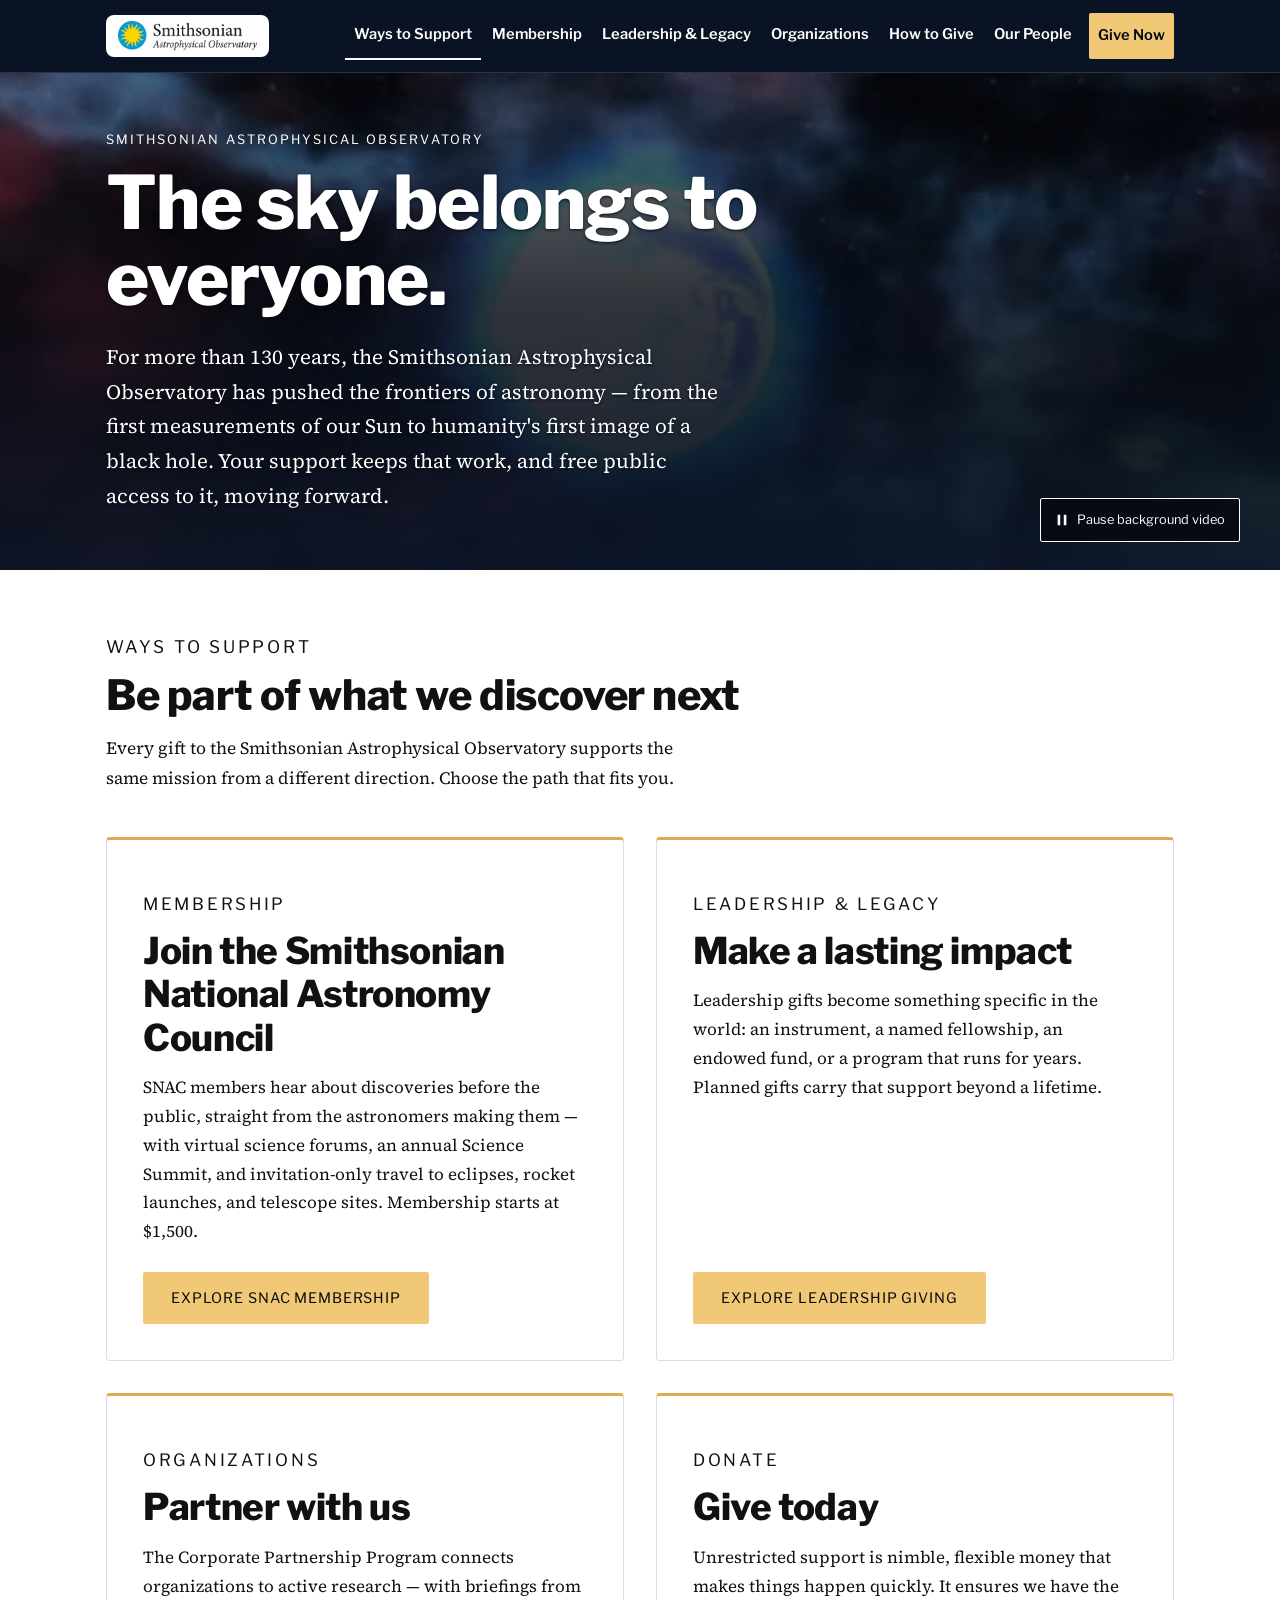
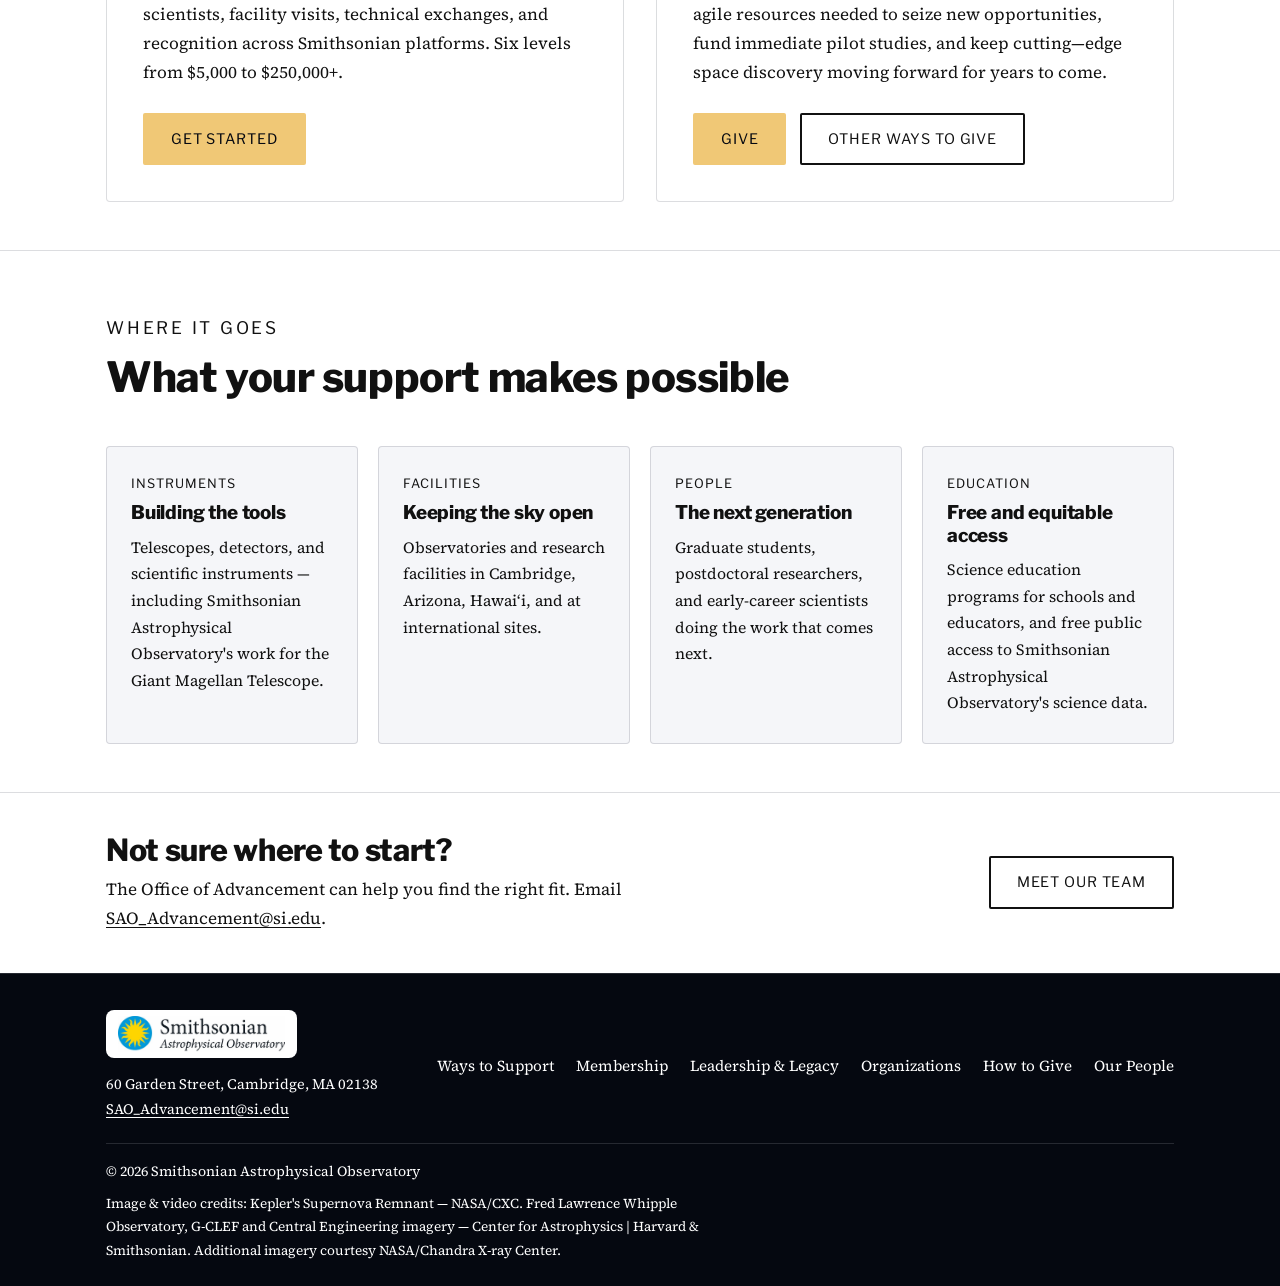
<file: index.html>
<!DOCTYPE html>
<html lang="en">
<head>
<meta charset="UTF-8">
<meta name="viewport" content="width=device-width, initial-scale=1">
<title>Support the Smithsonian Astrophysical Observatory</title>
<meta name="description" content="Ways to support the Smithsonian Astrophysical Observatory: join SNAC, make a gift, give at the leadership level, or partner with us as an organization.">
<meta property="og:title" content="Support the Smithsonian Astrophysical Observatory">
<meta property="og:description" content="Ways to support the Smithsonian Astrophysical Observatory: join SNAC, make a gift, give at the leadership level, or partner with us as an organization.">
<meta property="og:type" content="website">
<meta property="og:image" content="assets/images/hero-poster.jpg">
<meta name="twitter:card" content="summary_large_image">
<meta name="theme-color" content="#0b1424">
<link rel="icon" href="assets/favicon.svg" type="image/svg+xml">
<link rel="preload" href="assets/fonts/libre-franklin-latin-800-normal.woff2" as="font" type="font/woff2" crossorigin>
<link rel="preload" href="assets/fonts/source-serif-4-latin-400-normal.woff2" as="font" type="font/woff2" crossorigin>
<link rel="stylesheet" href="assets/css/site.css?v=20261113">
<script>document.documentElement.classList.add('js');</script>
</head>
<body>
<a class="skip-link" href="#main">Skip to main content</a>

<header class="site-header">
  <div class="wrap">
    <a class="brand" href="https://sao.si.edu"><img src="assets/images/logo.jpg" alt="Smithsonian Astrophysical Observatory — visit sao.si.edu" width="139" height="30"></a>
    <button type="button" class="menu-toggle" aria-expanded="false" aria-controls="primary-nav"><span class="bars" aria-hidden="true"></span>Menu</button>
    <nav class="primary-nav" id="primary-nav" aria-label="Main">
      <ul>
        <li><a href="index.html" aria-current="page">Ways to Support</a></li>
        <li><a href="membership.html">Membership</a></li>
        <li><a href="leadership-legacy.html">Leadership &amp; Legacy</a></li>
        <li><a href="organizations.html">Organizations</a></li>
        <li><a href="ways-to-give.html">How to Give</a></li>
        <li><a href="our-people.html">Our People</a></li>
        <li><a class="nav-give" href="https://www.cfa.harvard.edu/?form=FUNGQVTAAKL">Give Now</a></li>
      </ul>
    </nav>
  </div>
</header>

<main id="main" class="light-main" tabindex="-1">
<section class="hero" aria-labelledby="hero-title" style="background-image:url('assets/images/hero-poster.jpg');">
  <video muted loop playsinline preload="metadata" poster="assets/images/hero-poster.jpg" aria-hidden="true" tabindex="-1">
    <source src="assets/video/ambient-loop.mp4" type="video/mp4">
  </video>
  <div class="wrap">
    <p class="eyebrow">Smithsonian Astrophysical Observatory</p>
    <h1 id="hero-title">The sky belongs to <em>everyone.</em></h1>
    <p class="lede">For more than 130 years, the Smithsonian Astrophysical Observatory has pushed the frontiers of astronomy — from the first measurements of our Sun to humanity's first image of a black hole. Your support keeps that work, and free public access to it, moving forward.</p>
  </div>
  <button type="button" class="video-toggle" aria-pressed="false"><svg viewBox="0 0 16 16" aria-hidden="true" focusable="false"><path d="M3 2l11 6-11 6z"/></svg><span class="label">Play background video</span></button>
</section>

<section class="section light" aria-labelledby="ways-title">
  <div class="wrap">
    <div class="section-head">
      <p class="eyebrow">Ways to support</p>
      <h2 id="ways-title">Be part of what we discover next</h2>
      <p>Every gift to the Smithsonian Astrophysical Observatory supports the same mission from a different direction. Choose the path that fits you.</p>
    </div>

    <div class="features features-grid">

      <article class="feature" aria-labelledby="f-snac">
        <div class="feature-body">
          <p class="eyebrow">Membership</p>
          <h2 id="f-snac">Join the Smithsonian National Astronomy Council</h2>
          <p>SNAC members hear about discoveries before the public, straight from the astronomers making them — with virtual science forums, an annual Science Summit, and invitation-only travel to eclipses, rocket launches, and telescope sites. Membership starts at $1,500.</p>
          <div class="actions">
            <a class="btn btn-gold" href="membership.html">Explore SNAC membership</a>
          </div>
        </div>
      </article>

      <article class="feature" aria-labelledby="f-lead">
        <div class="feature-body">
          <p class="eyebrow">Leadership &amp; legacy</p>
          <h2 id="f-lead">Make a lasting impact</h2>
          <p>Leadership gifts become something specific in the world: an instrument, a named fellowship, an endowed fund, or a program that runs for years. Planned gifts carry that support beyond a lifetime.</p>
          <div class="actions">
            <a class="btn btn-gold" href="leadership-legacy.html">Explore leadership giving</a>
          </div>
        </div>
      </article>

      <article class="feature" aria-labelledby="f-corp">
        <div class="feature-body">
          <p class="eyebrow">Organizations</p>
          <h2 id="f-corp">Partner with us</h2>
          <p>The Corporate Partnership Program connects organizations to active research — with briefings from scientists, facility visits, technical exchanges, and recognition across Smithsonian platforms. Six levels from $5,000 to $250,000+.</p>
          <div class="actions">
            <a class="btn btn-gold" href="organizations.html">Get started</a>
          </div>
        </div>
      </article>

      <article class="feature" aria-labelledby="f-give">
        <div class="feature-body">
          <p class="eyebrow">Donate</p>
          <h2 id="f-give">Give today</h2>
          <p>Unrestricted support is nimble, flexible money that makes things happen quickly. It ensures we have the agile resources needed to seize new opportunities, fund immediate pilot studies, and keep cutting—edge space discovery moving forward for years to come.</p>
          <div class="actions">
            <a class="btn btn-gold" href="https://www.cfa.harvard.edu/?form=FUNGQVTAAKL">Give</a>
            <a class="btn btn-ghost" href="ways-to-give.html">Other ways to give</a>
          </div>
        </div>
      </article>

    </div>
  </div>
</section>

<section class="section light" aria-labelledby="impact-title">
  <div class="wrap">
    <div class="section-head">
      <p class="eyebrow">Where it goes</p>
      <h2 id="impact-title">What your support makes possible</h2>
    </div>
    <ul class="cards">
      <li class="card"><span class="label">Instruments</span><h3>Building the tools</h3><p>Telescopes, detectors, and scientific instruments — including Smithsonian Astrophysical Observatory's work for the Giant Magellan Telescope.</p></li>
      <li class="card"><span class="label">Facilities</span><h3>Keeping the sky open</h3><p>Observatories and research facilities in Cambridge, Arizona, Hawaiʻi, and at international sites.</p></li>
      <li class="card"><span class="label">People</span><h3>The next generation</h3><p>Graduate students, postdoctoral researchers, and early-career scientists doing the work that comes next.</p></li>
      <li class="card"><span class="label">Education</span><h3>Free and equitable access</h3><p>Science education programs for schools and educators, and free public access to Smithsonian Astrophysical Observatory's science data.</p></li>
    </ul>
  </div>
</section>

<section class="cta-band light" aria-labelledby="talk-title">
  <div class="wrap">
    <div>
      <h2 id="talk-title">Not sure where to start?</h2>
      <p>The Office of Advancement can help you find the right fit. Email <a href="mailto:SAO_Advancement@si.edu">SAO_Advancement@si.edu</a>.</p>
    </div>
    <div class="actions" style="margin-top:0;">
      <a class="btn btn-ghost" href="our-people.html">Meet our team</a>
    </div>
  </div>
</section>
</main>

<footer class="site-footer">
  <div class="wrap">
    <div class="foot-top">
      <div class="foot-brand">
        <a class="brand" href="https://sao.si.edu"><img src="assets/images/logo.jpg" alt="Smithsonian Astrophysical Observatory — visit sao.si.edu" width="167" height="36"></a>
        <address>
          60 Garden Street, Cambridge, MA 02138<br>
          <a href="mailto:SAO_Advancement@si.edu">SAO_Advancement@si.edu</a>
        </address>
      </div>
      <nav class="foot-nav" aria-label="Support">
        <h2 class="sr-only">Support</h2>
        <ul>
          <li><a href="index.html">Ways to Support</a></li>
          <li><a href="membership.html">Membership</a></li>
          <li><a href="leadership-legacy.html">Leadership &amp; Legacy</a></li>
          <li><a href="organizations.html">Organizations</a></li>
          <li><a href="ways-to-give.html">How to Give</a></li>
          <li><a href="our-people.html">Our People</a></li>
        </ul>
      </nav>
    </div>
    <div class="foot-bottom">
      <p>&copy; 2026 Smithsonian Astrophysical Observatory</p>
    </div>
    <p class="credits">Image &amp; video credits: Kepler's Supernova Remnant — NASA/CXC. Fred Lawrence Whipple Observatory, G-CLEF and Central Engineering imagery — Center for Astrophysics | Harvard &amp; Smithsonian. Additional imagery courtesy NASA/Chandra X-ray Center.</p>
  </div>
</footer>

<script src="assets/js/site.js?v=20261112" defer></script>
</body>
</html>
</file>
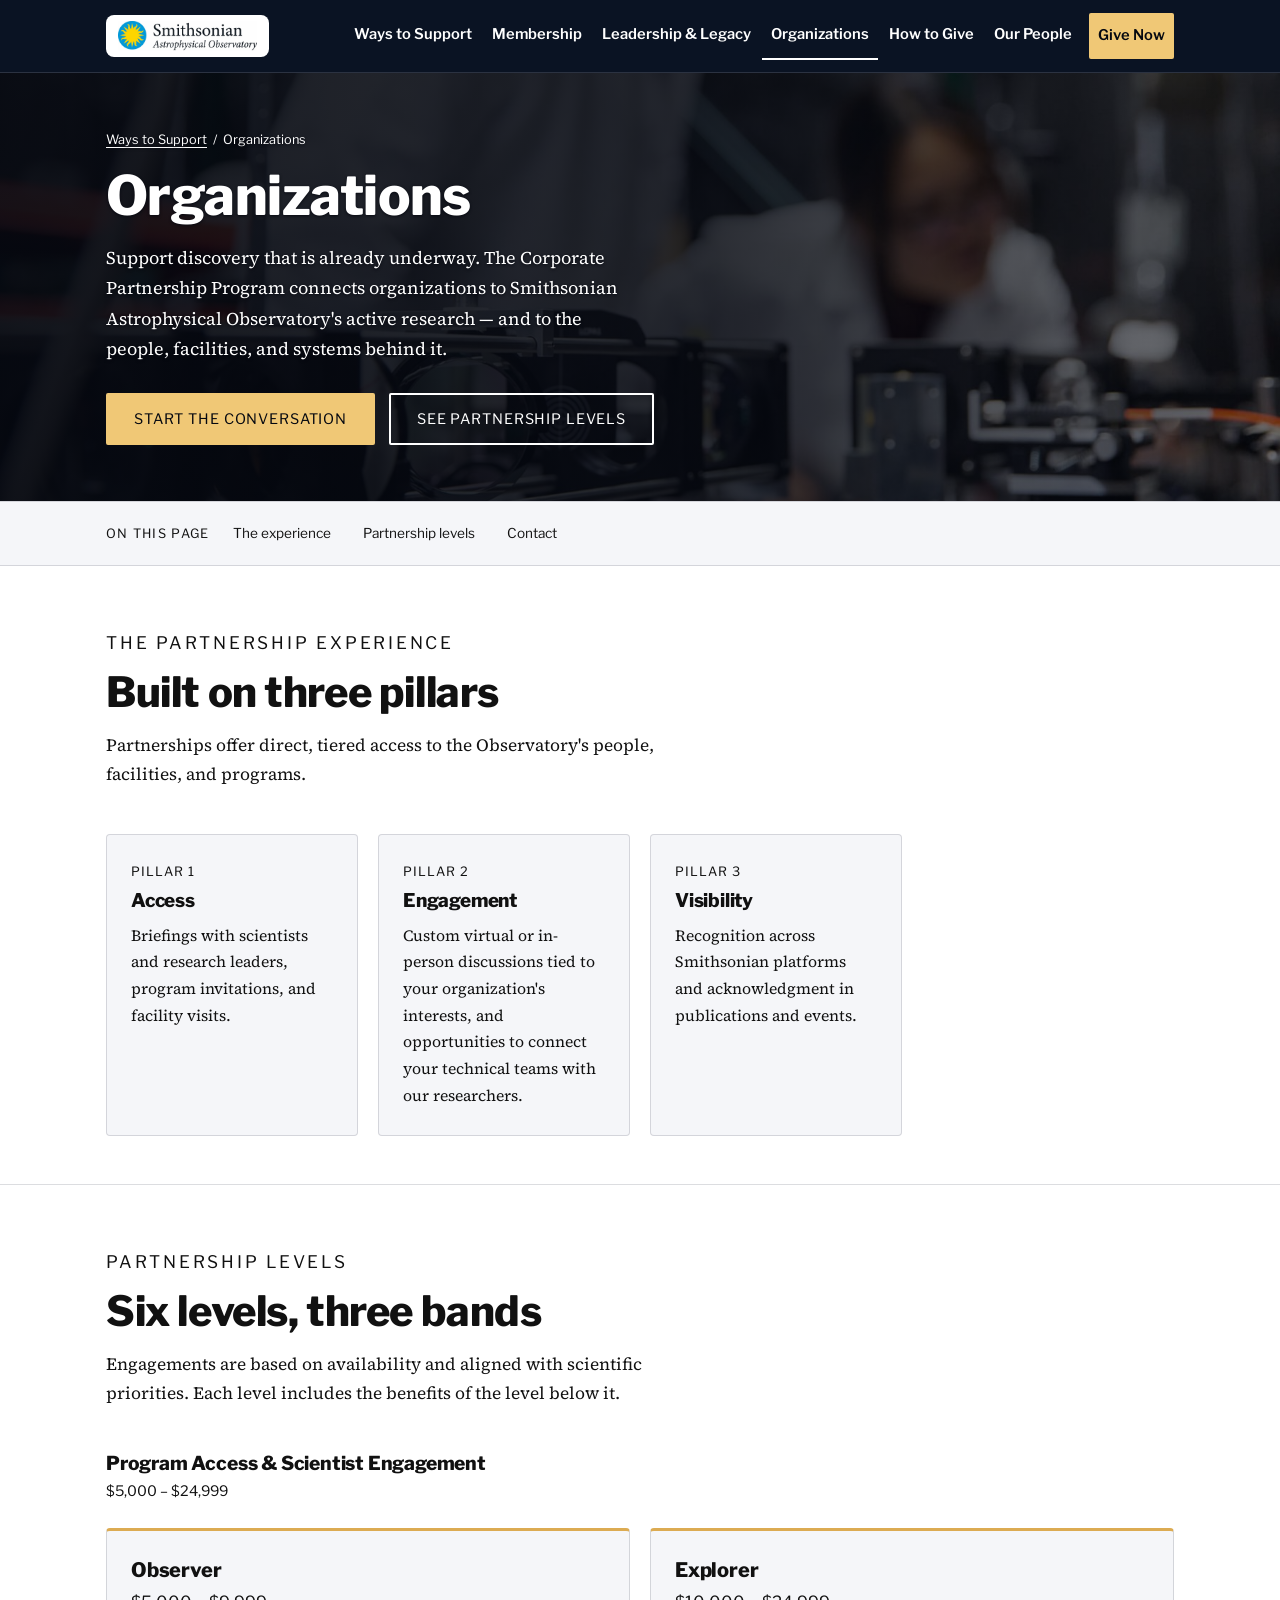
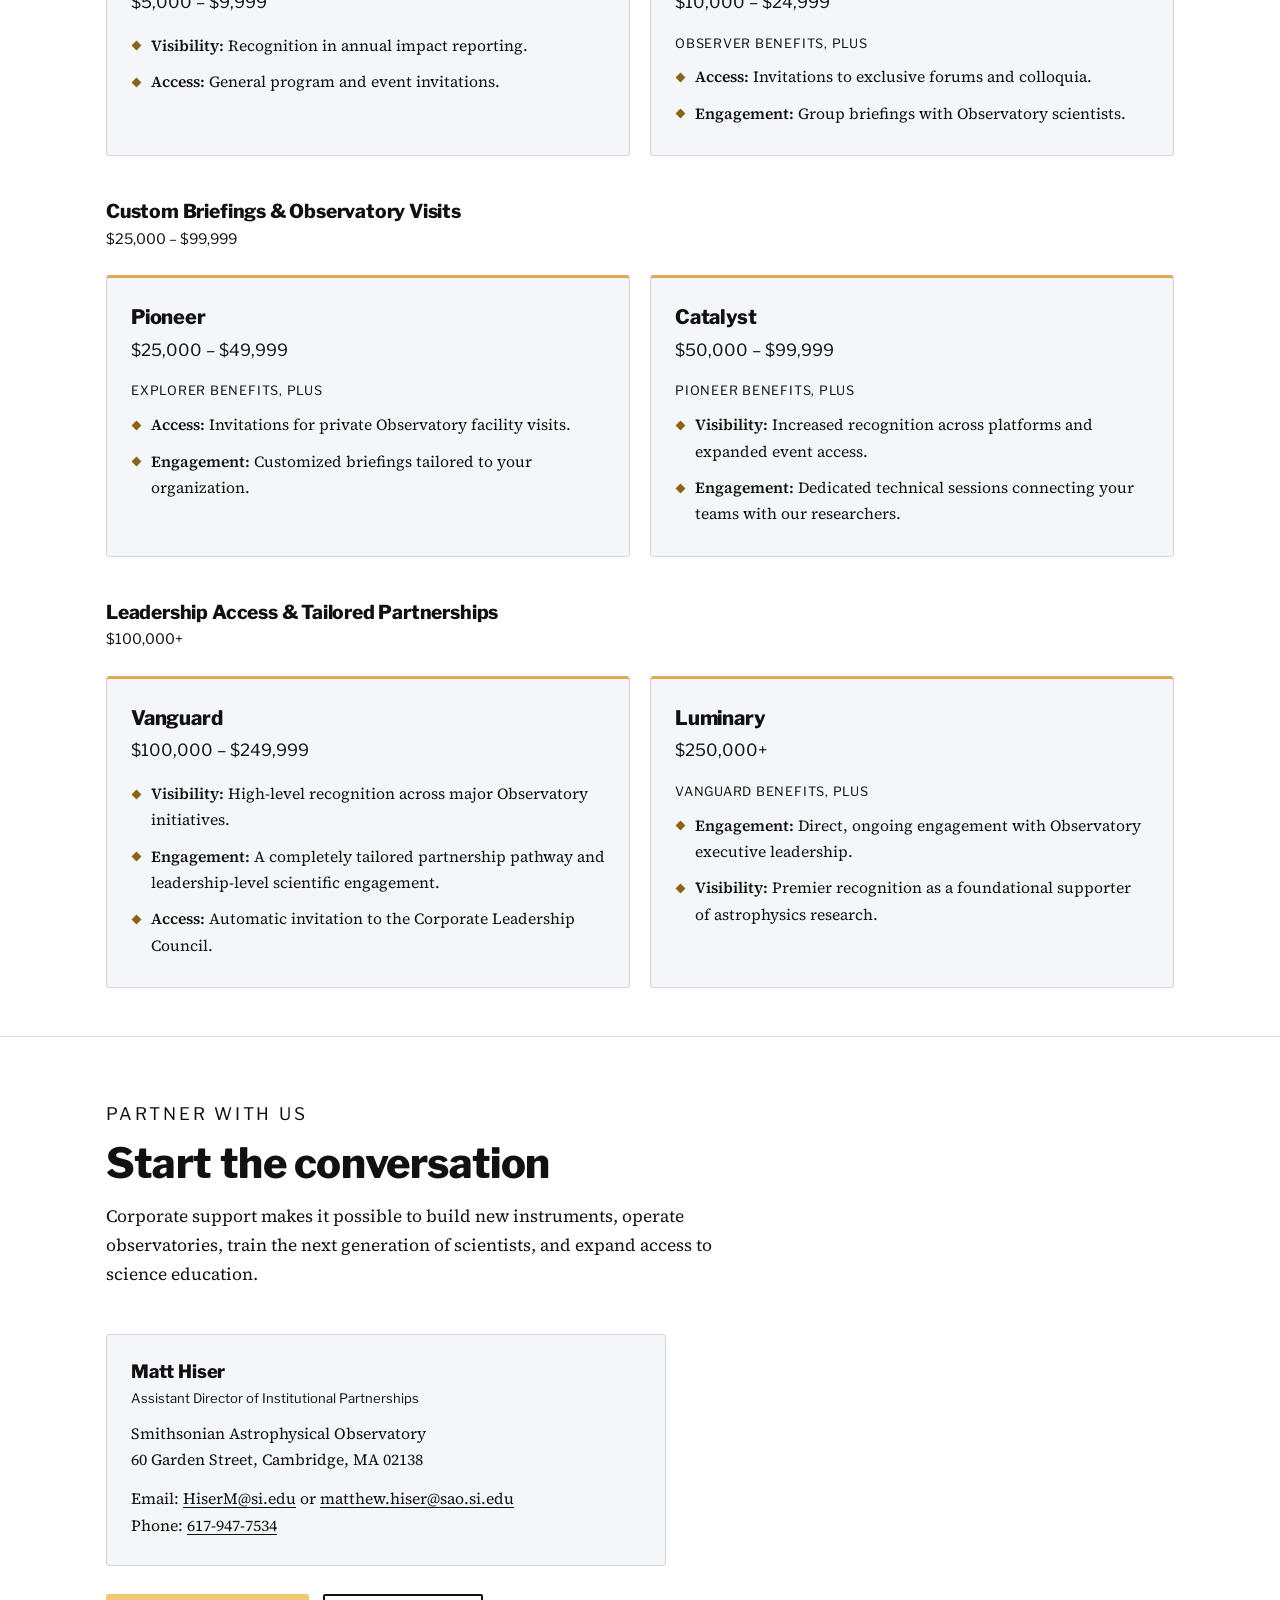
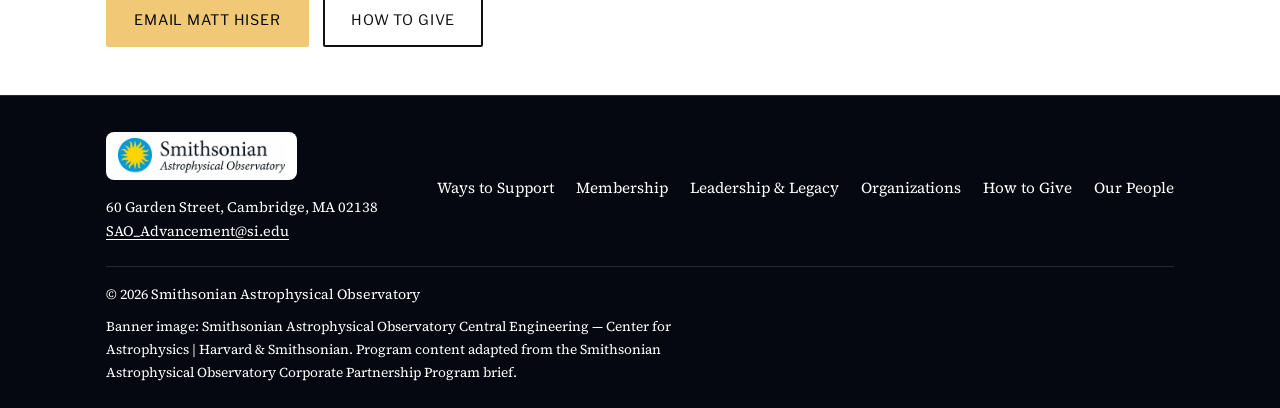
<file: giving-corporate.html>
<!DOCTYPE html>
<html lang="en">
<head>
<meta charset="UTF-8">
<meta name="viewport" content="width=device-width, initial-scale=1">
<title>Corporate Partnership — Smithsonian Astrophysical Observatory</title>
<meta http-equiv="refresh" content="0; url=organizations.html">
<link rel="canonical" href="organizations.html">
<link rel="icon" href="assets/favicon.svg" type="image/svg+xml">
<link rel="stylesheet" href="assets/css/site.css">
</head>
<body>
<main id="main" class="section">
  <div class="wrap">
    <h1>Corporate Partnership has moved</h1>
    <p style="margin-top:16px;">This page is now <a href="organizations.html">Organizations</a>.</p>
  </div>
</main>
</body>
</html>
</file>
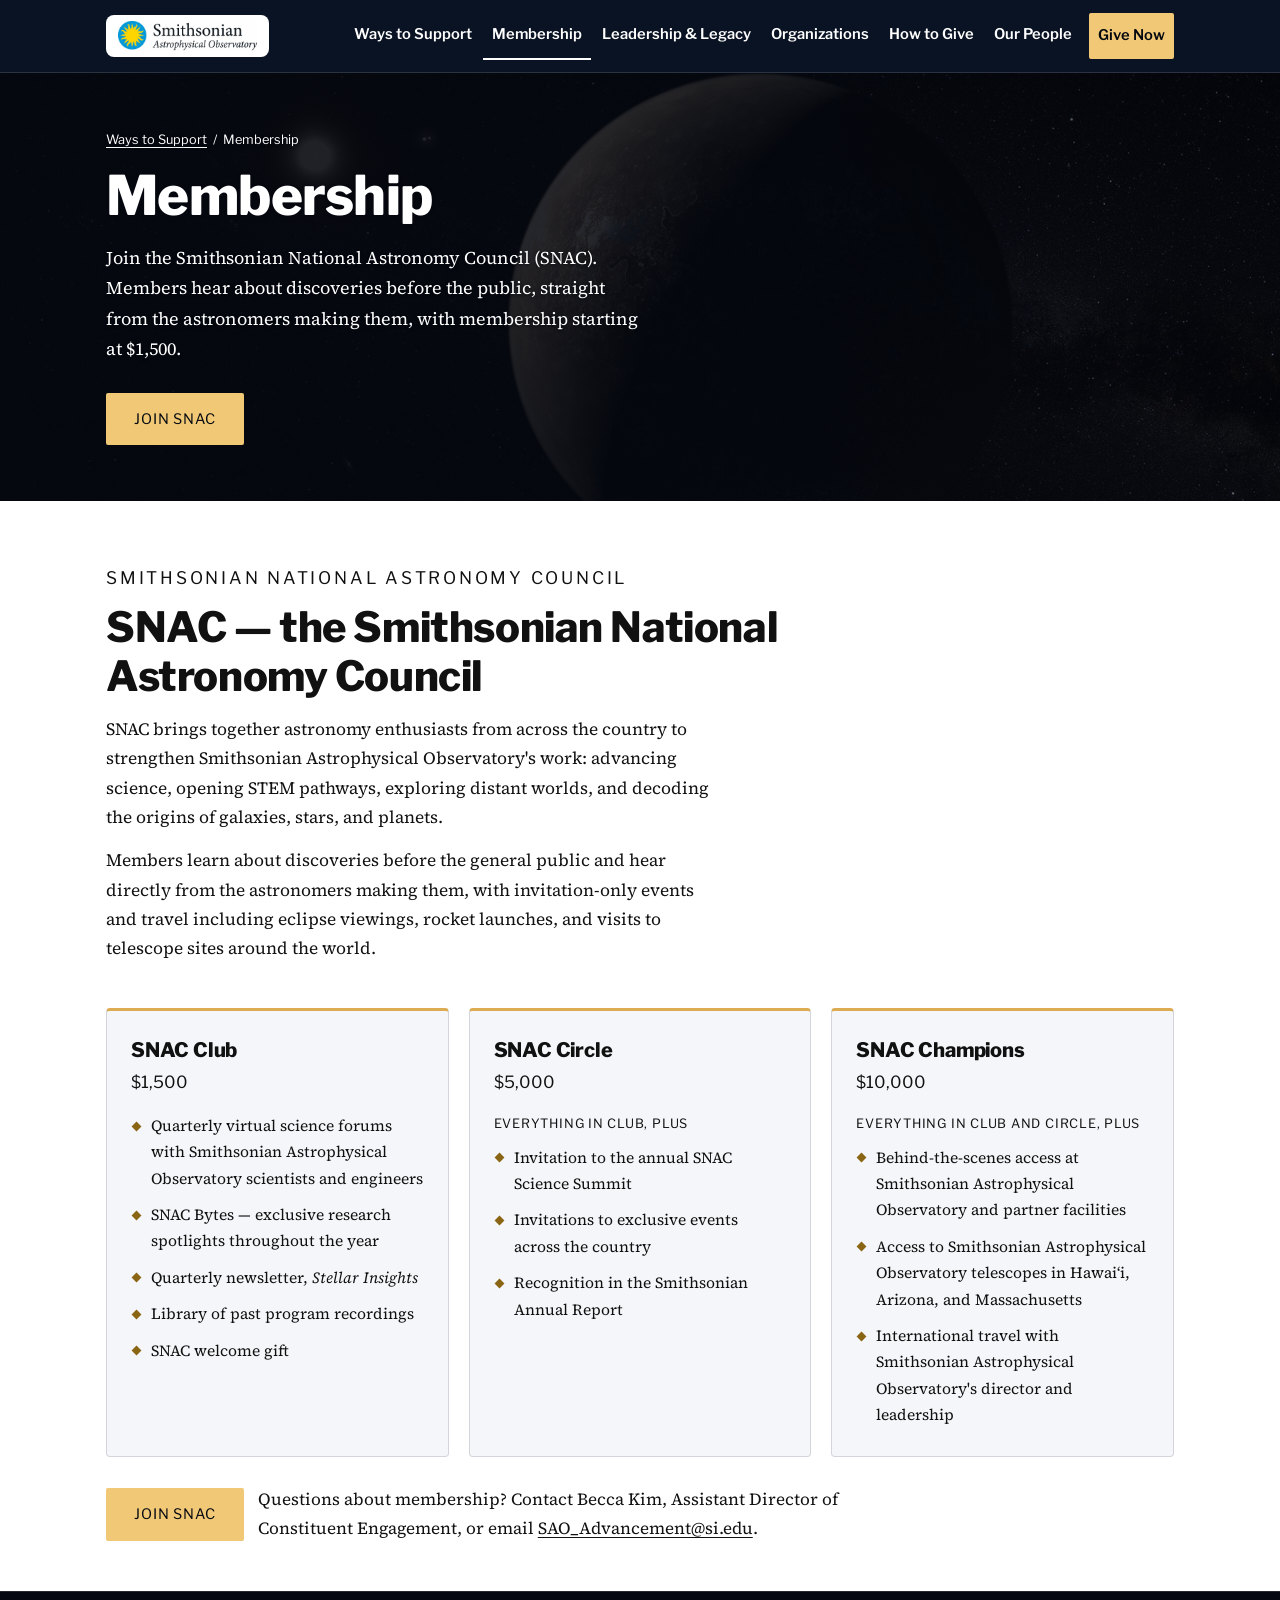
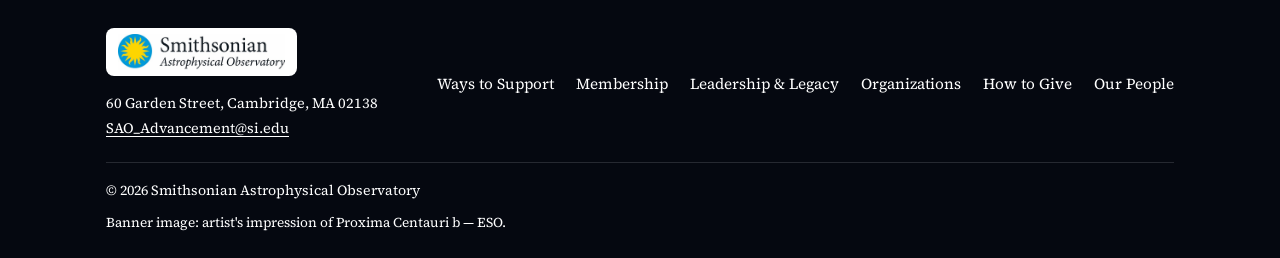
<file: giving-individual.html>
<!DOCTYPE html>
<html lang="en">
<head>
<meta charset="UTF-8">
<meta name="viewport" content="width=device-width, initial-scale=1">
<title>Individual Giving — Smithsonian Astrophysical Observatory</title>
<meta http-equiv="refresh" content="0; url=membership.html">
<link rel="canonical" href="membership.html">
<link rel="icon" href="assets/favicon.svg" type="image/svg+xml">
<link rel="stylesheet" href="assets/css/site.css">
</head>
<body>
<main id="main" class="section">
  <div class="wrap">
    <h1>Individual Giving has moved</h1>
    <p style="margin-top:16px;">This page is now <a href="membership.html">Membership</a>.</p>
  </div>
</main>
</body>
</html>
</file>
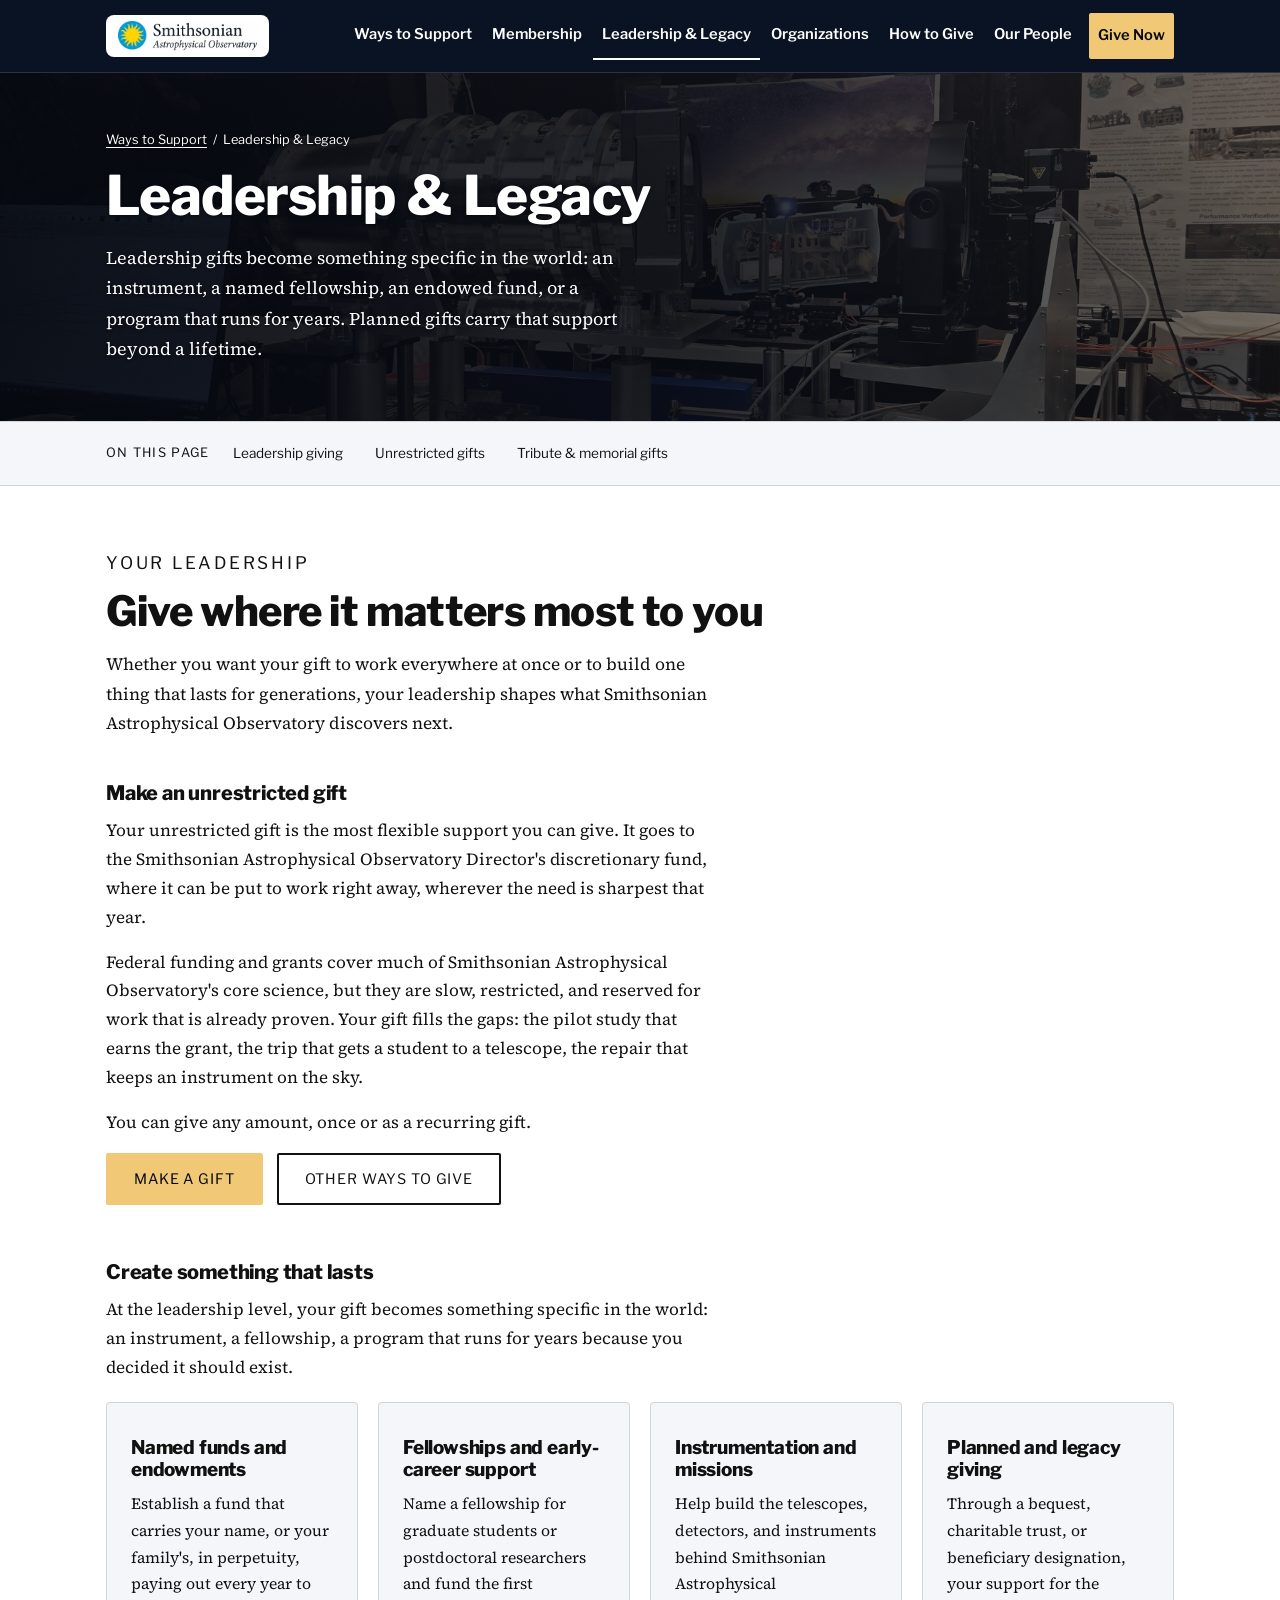
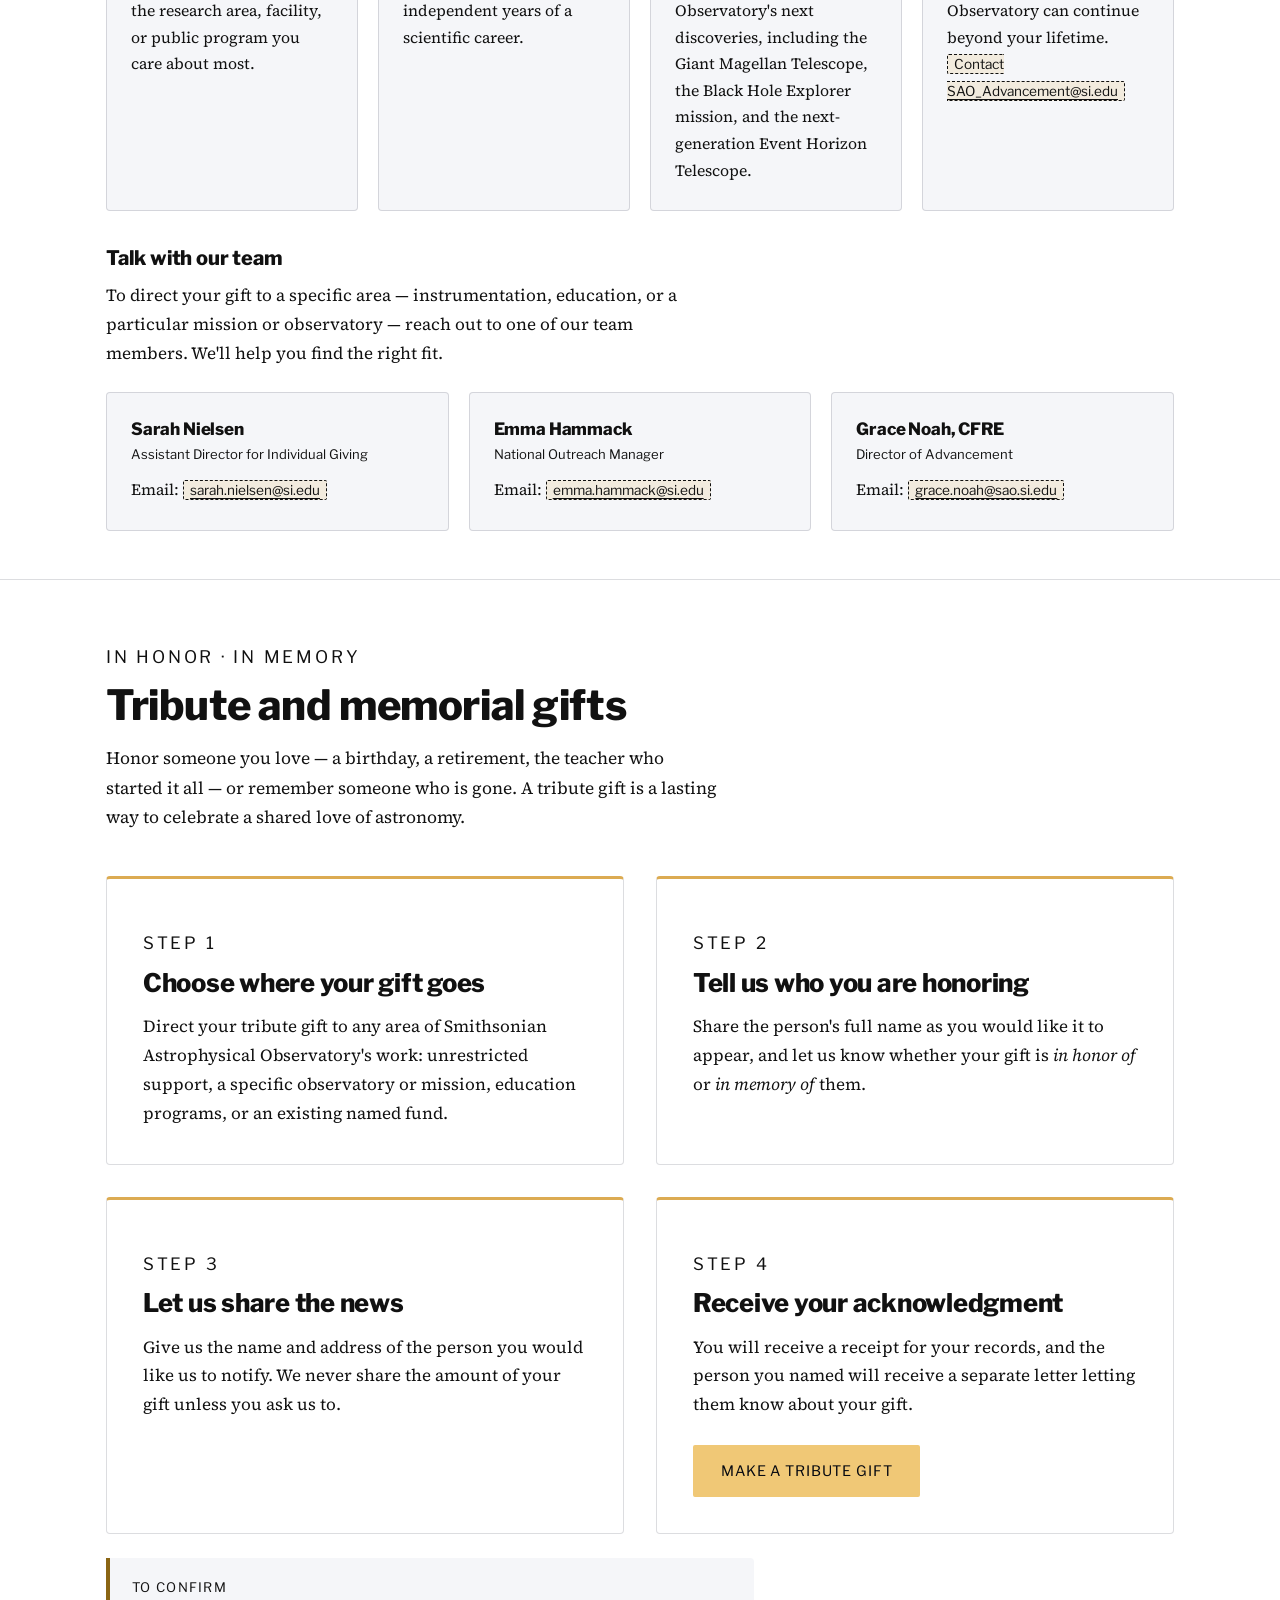
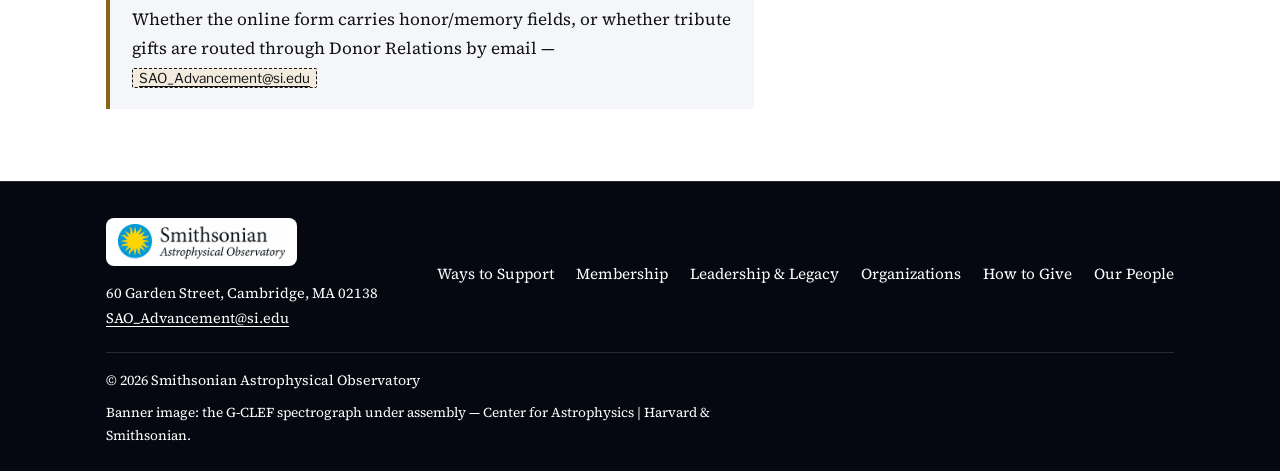
<file: leadership-legacy.html>
<!DOCTYPE html>
<html lang="en">
<head>
<meta charset="UTF-8">
<meta name="viewport" content="width=device-width, initial-scale=1">
<title>Leadership &amp; Legacy — Smithsonian Astrophysical Observatory</title>
<meta name="description" content="Unrestricted giving, major and leadership gifts, planned giving, and tribute and memorial gifts to the Smithsonian Astrophysical Observatory.">
<meta property="og:title" content="Leadership &amp; Legacy — Smithsonian Astrophysical Observatory">
<meta property="og:description" content="Unrestricted giving, major and leadership gifts, planned giving, and tribute and memorial gifts to the Smithsonian Astrophysical Observatory.">
<meta property="og:type" content="website">
<meta property="og:image" content="assets/images/gclef-instrument.jpg">
<meta name="twitter:card" content="summary_large_image">
<meta name="theme-color" content="#0b1424">
<link rel="icon" href="assets/favicon.svg" type="image/svg+xml">
<link rel="preload" href="assets/fonts/libre-franklin-latin-800-normal.woff2" as="font" type="font/woff2" crossorigin>
<link rel="preload" href="assets/fonts/source-serif-4-latin-400-normal.woff2" as="font" type="font/woff2" crossorigin>
<link rel="stylesheet" href="assets/css/site.css?v=20261113">
<script>document.documentElement.classList.add('js');</script>
</head>
<body>
<a class="skip-link" href="#main">Skip to main content</a>

<header class="site-header">
  <div class="wrap">
    <a class="brand" href="https://sao.si.edu"><img src="assets/images/logo.jpg" alt="Smithsonian Astrophysical Observatory — visit sao.si.edu" width="139" height="30"></a>
    <button type="button" class="menu-toggle" aria-expanded="false" aria-controls="primary-nav"><span class="bars" aria-hidden="true"></span>Menu</button>
    <nav class="primary-nav" id="primary-nav" aria-label="Main">
      <ul>
        <li><a href="index.html">Ways to Support</a></li>
        <li><a href="membership.html">Membership</a></li>
        <li><a href="leadership-legacy.html" aria-current="page">Leadership &amp; Legacy</a></li>
        <li><a href="organizations.html">Organizations</a></li>
        <li><a href="ways-to-give.html">How to Give</a></li>
        <li><a href="our-people.html">Our People</a></li>
        <li><a class="nav-give" href="https://www.cfa.harvard.edu/?form=FUNGQVTAAKL">Give Now</a></li>
      </ul>
    </nav>
  </div>
</header>

<main id="main" class="light-main" tabindex="-1">
<section class="banner" aria-labelledby="page-title" style="background-image:url('assets/images/gclef-instrument.jpg');">
  <div class="wrap">
    <nav class="breadcrumb" aria-label="Breadcrumb">
      <ol>
        <li><a href="index.html">Ways to Support</a></li>
        <li><span aria-current="page">Leadership &amp; Legacy</span></li>
      </ol>
    </nav>
    <h1 id="page-title">Leadership &amp; Legacy</h1>
    <p class="lede">Leadership gifts become something specific in the world: an instrument, a named fellowship, an endowed fund, or a program that runs for years. Planned gifts carry that support beyond a lifetime.</p>
  </div>
</section>

<nav class="jump light" aria-label="On this page">
  <div class="wrap">
    <p class="jump-label">On this page</p>
    <ul>
      <li><a href="#leadership">Leadership giving</a></li>
      <li><a href="#annual">Unrestricted gifts</a></li>
      <li><a href="#tribute">Tribute &amp; memorial gifts</a></li>
    </ul>
  </div>
</nav>

<section class="section light" id="leadership" aria-labelledby="lead-title">
  <div class="wrap">
    <div class="section-head">
      <p class="eyebrow">Your leadership</p>
      <h2 id="lead-title">Give where it matters most to you</h2>
      <p>Whether you want your gift to work everywhere at once or to build one thing that lasts for generations, your leadership shapes what Smithsonian Astrophysical Observatory discovers next.</p>
    </div>

    <h3 class="sub" id="annual" style="margin-top:0;">Make an unrestricted gift</h3>
    <div class="prose">
      <p>Your unrestricted gift is the most flexible support you can give. It goes to the Smithsonian Astrophysical Observatory Director's discretionary fund, where it can be put to work right away, wherever the need is sharpest that year.</p>
      <p>Federal funding and grants cover much of Smithsonian Astrophysical Observatory's core science, but they are slow, restricted, and reserved for work that is already proven. Your gift fills the gaps: the pilot study that earns the grant, the trip that gets a student to a telescope, the repair that keeps an instrument on the sky.</p>
      <p>You can give any amount, once or as a recurring gift.</p>
    </div>
    <div class="actions" style="margin-top:8px;">
      <a class="btn btn-gold" href="https://www.cfa.harvard.edu/?form=FUNMQHMYZAC">Make a gift</a>
      <a class="btn btn-ghost" href="ways-to-give.html">Other ways to give</a>
    </div>

    <h3 class="sub" style="margin-top:56px;">Create something that lasts</h3>
    <div class="prose"><p>At the leadership level, your gift becomes something specific in the world: an instrument, a fellowship, a program that runs for years because you decided it should exist.</p></div>
    <ul class="cards" style="margin-top:20px;">
      <li class="card"><h3>Named funds and endowments</h3><p>Establish a fund that carries your name, or your family's, in perpetuity, paying out every year to the research area, facility, or public program you care about most.</p></li>
      <li class="card"><h3>Fellowships and early-career support</h3><p>Name a fellowship for graduate students or postdoctoral researchers and fund the first independent years of a scientific career.</p></li>
      <li class="card"><h3>Instrumentation and missions</h3><p>Help build the telescopes, detectors, and instruments behind Smithsonian Astrophysical Observatory's next discoveries, including the Giant Magellan Telescope, the Black Hole Explorer mission, and the next-generation Event Horizon Telescope.</p></li>
      <li class="card"><h3>Planned and legacy giving</h3><p>Through a bequest, charitable trust, or beneficiary designation, your support for the Observatory can continue beyond your lifetime. <span class="tbd">Contact <a href="mailto:SAO_Advancement@si.edu">SAO_Advancement@si.edu</a></span></p></li>
    </ul>

    <h3 class="sub">Talk with our team</h3>
    <p style="color:var(--ink-dim);">To direct your gift to a specific area — instrumentation, education, or a particular mission or observatory — reach out to one of our team members. We'll help you find the right fit.</p>
    <ul class="contacts">
      <li class="contact">
        <h4>Sarah Nielsen</h4>
        <p class="role">Assistant Director for Individual Giving</p>
        <p>Email: <span class="tbd"><a href="mailto:sarah.nielsen@si.edu">sarah.nielsen@si.edu</a></span></p>
      </li>
      <li class="contact">
        <h4>Emma Hammack</h4>
        <p class="role">National Outreach Manager</p>
        <p>Email: <span class="tbd"><a href="mailto:emma.hammack@si.edu">emma.hammack@si.edu</a></span></p>
      </li>
      <li class="contact">
        <h4>Grace Noah, CFRE</h4>
        <p class="role">Director of Advancement</p>
        <p>Email: <span class="tbd"><a href="mailto:grace.noah@sao.si.edu">grace.noah@sao.si.edu</a></span></p>
      </li>
    </ul>
  </div>
</section>

<section class="section light" id="tribute" aria-labelledby="tribute-title">
  <div class="wrap">
    <div class="section-head">
      <p class="eyebrow">In honor · In memory</p>
      <h2 id="tribute-title">Tribute and memorial gifts</h2>
      <p>Honor someone you love — a birthday, a retirement, the teacher who started it all — or remember someone who is gone. A tribute gift is a lasting way to celebrate a shared love of astronomy.</p>
    </div>

    <div class="features features-grid">

      <article class="feature" aria-labelledby="t-fund">
        <div class="feature-body">
          <p class="eyebrow">Step 1</p>
          <h3 id="t-fund">Choose where your gift goes</h3>
          <p>Direct your tribute gift to any area of Smithsonian Astrophysical Observatory's work: unrestricted support, a specific observatory or mission, education programs, or an existing named fund.</p>
        </div>
      </article>

      <article class="feature" aria-labelledby="t-who">
        <div class="feature-body">
          <p class="eyebrow">Step 2</p>
          <h3 id="t-who">Tell us who you are honoring</h3>
          <p>Share the person's full name as you would like it to appear, and let us know whether your gift is <em>in honor of</em> or <em>in memory of</em> them.</p>
        </div>
      </article>

      <article class="feature" aria-labelledby="t-notify">
        <div class="feature-body">
          <p class="eyebrow">Step 3</p>
          <h3 id="t-notify">Let us share the news</h3>
          <p>Give us the name and address of the person you would like us to notify. We never share the amount of your gift unless you ask us to.</p>
        </div>
      </article>

      <article class="feature" aria-labelledby="t-ack">
        <div class="feature-body">
          <p class="eyebrow">Step 4</p>
          <h3 id="t-ack">Receive your acknowledgment</h3>
          <p>You will receive a receipt for your records, and the person you named will receive a separate letter letting them know about your gift.</p>
          <div class="actions">
            <a class="btn btn-gold" href="https://www.cfa.harvard.edu/?form=FUNMQHMYZAC">Make a tribute gift</a>
          </div>
        </div>
      </article>

    </div>

    <div class="callout">
      <span class="callout-title">To confirm</span>
      <p>Whether the online form carries honor/memory fields, or whether tribute gifts are routed through Donor Relations by email — <span class="tbd"><a href="mailto:SAO_Advancement@si.edu">SAO_Advancement@si.edu</a></span></p>
    </div>
  </div>
</section>
</main>

<footer class="site-footer">
  <div class="wrap">
    <div class="foot-top">
      <div class="foot-brand">
        <a class="brand" href="https://sao.si.edu"><img src="assets/images/logo.jpg" alt="Smithsonian Astrophysical Observatory — visit sao.si.edu" width="167" height="36"></a>
        <address>
          60 Garden Street, Cambridge, MA 02138<br>
          <a href="mailto:SAO_Advancement@si.edu">SAO_Advancement@si.edu</a>
        </address>
      </div>
      <nav class="foot-nav" aria-label="Support">
        <h2 class="sr-only">Support</h2>
        <ul>
          <li><a href="index.html">Ways to Support</a></li>
          <li><a href="membership.html">Membership</a></li>
          <li><a href="leadership-legacy.html">Leadership &amp; Legacy</a></li>
          <li><a href="organizations.html">Organizations</a></li>
          <li><a href="ways-to-give.html">How to Give</a></li>
          <li><a href="our-people.html">Our People</a></li>
        </ul>
      </nav>
    </div>
    <div class="foot-bottom">
      <p>&copy; 2026 Smithsonian Astrophysical Observatory</p>
    </div>
    <p class="credits">Banner image: the G-CLEF spectrograph under assembly — Center for Astrophysics | Harvard &amp; Smithsonian.</p>
  </div>
</footer>

<script src="assets/js/site.js?v=20261112" defer></script>
</body>
</html>
</file>
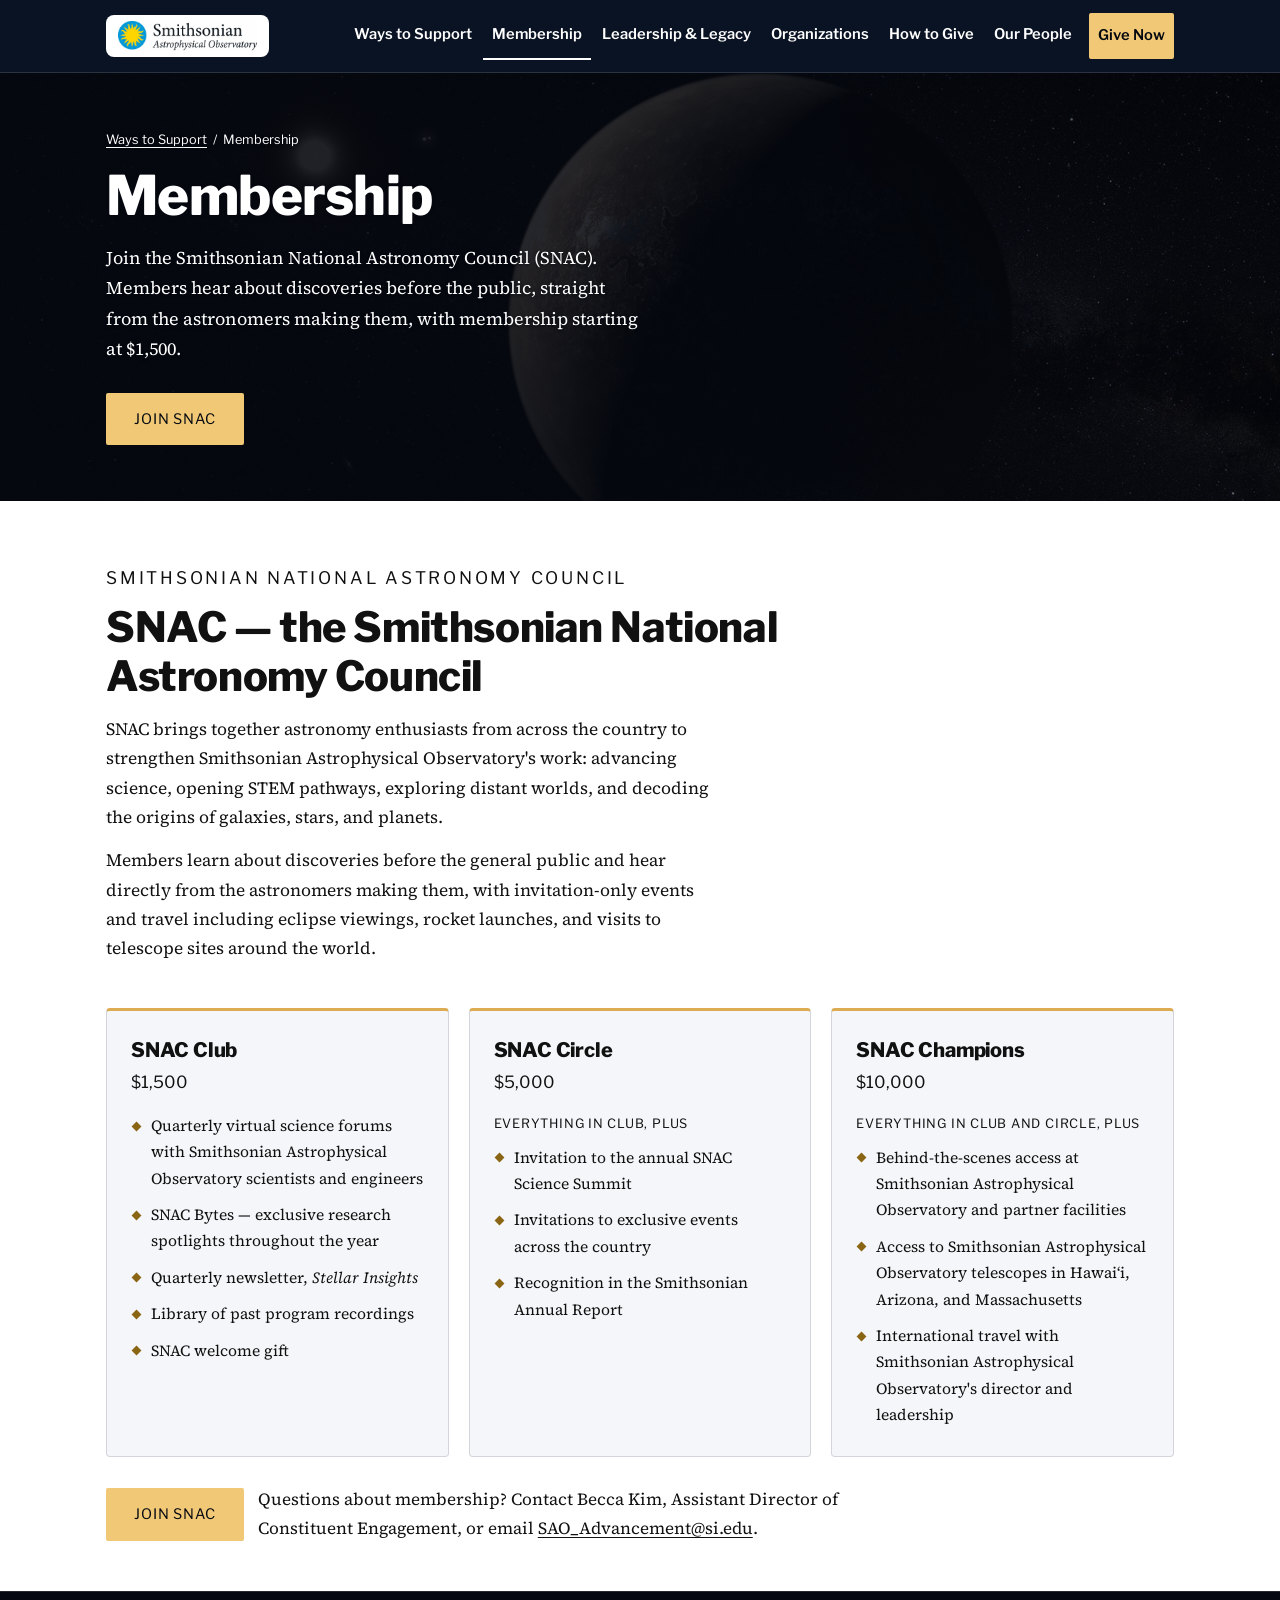
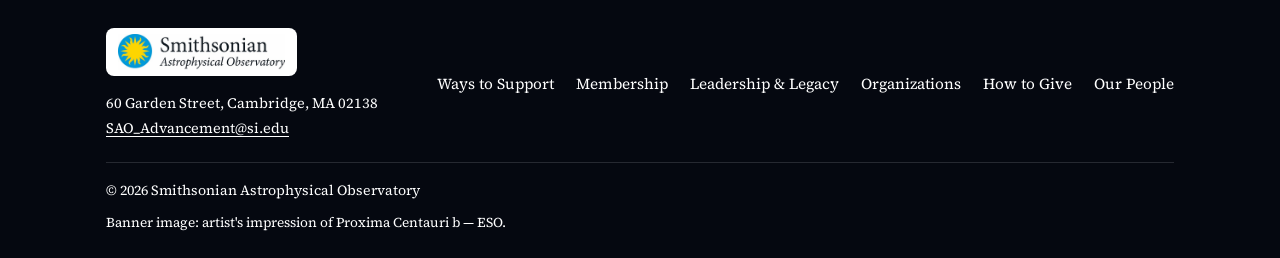
<file: membership.html>
<!DOCTYPE html>
<html lang="en">
<head>
<meta charset="UTF-8">
<meta name="viewport" content="width=device-width, initial-scale=1">
<title>Membership — Smithsonian Astrophysical Observatory</title>
<meta name="description" content="Join the Smithsonian National Astronomy Council (SNAC): membership levels, benefits, and how to join.">
<meta property="og:title" content="Membership — Smithsonian Astrophysical Observatory">
<meta property="og:description" content="Join the Smithsonian National Astronomy Council (SNAC): membership levels, benefits, and how to join.">
<meta property="og:type" content="website">
<meta property="og:image" content="assets/images/proxima-b.jpg">
<meta name="twitter:card" content="summary_large_image">
<meta name="theme-color" content="#0b1424">
<link rel="icon" href="assets/favicon.svg" type="image/svg+xml">
<link rel="preload" href="assets/fonts/libre-franklin-latin-800-normal.woff2" as="font" type="font/woff2" crossorigin>
<link rel="preload" href="assets/fonts/source-serif-4-latin-400-normal.woff2" as="font" type="font/woff2" crossorigin>
<link rel="stylesheet" href="assets/css/site.css?v=20261113">
<script>document.documentElement.classList.add('js');</script>
</head>
<body>
<a class="skip-link" href="#main">Skip to main content</a>

<header class="site-header">
  <div class="wrap">
    <a class="brand" href="https://sao.si.edu"><img src="assets/images/logo.jpg" alt="Smithsonian Astrophysical Observatory — visit sao.si.edu" width="139" height="30"></a>
    <button type="button" class="menu-toggle" aria-expanded="false" aria-controls="primary-nav"><span class="bars" aria-hidden="true"></span>Menu</button>
    <nav class="primary-nav" id="primary-nav" aria-label="Main">
      <ul>
        <li><a href="index.html">Ways to Support</a></li>
        <li><a href="membership.html" aria-current="page">Membership</a></li>
        <li><a href="leadership-legacy.html">Leadership &amp; Legacy</a></li>
        <li><a href="organizations.html">Organizations</a></li>
        <li><a href="ways-to-give.html">How to Give</a></li>
        <li><a href="our-people.html">Our People</a></li>
        <li><a class="nav-give" href="https://www.cfa.harvard.edu/?form=FUNGQVTAAKL">Give Now</a></li>
      </ul>
    </nav>
  </div>
</header>

<main id="main" class="light-main" tabindex="-1">
<section class="banner" aria-labelledby="page-title" style="background-image:url('assets/images/proxima-b.jpg');">
  <div class="wrap">
    <nav class="breadcrumb" aria-label="Breadcrumb">
      <ol>
        <li><a href="index.html">Ways to Support</a></li>
        <li><span aria-current="page">Membership</span></li>
      </ol>
    </nav>
    <h1 id="page-title">Membership</h1>
    <p class="lede">Join the Smithsonian National Astronomy Council (SNAC). Members hear about discoveries before the public, straight from the astronomers making them, with membership starting at $1,500.</p>
    <div class="actions">
      <a class="btn btn-gold" href="https://www.cfa.harvard.edu/?form=FUNMQHMYZAC">Join SNAC</a>
    </div>
  </div>
</section>

<section class="section light" id="snac" aria-labelledby="snac-title">
  <div class="wrap">
    <div class="section-head">
      <p class="eyebrow">Smithsonian National Astronomy Council</p>
      <h2 id="snac-title">SNAC — the Smithsonian National Astronomy Council</h2>
      <p>SNAC brings together astronomy enthusiasts from across the country to strengthen Smithsonian Astrophysical Observatory's work: advancing science, opening STEM pathways, exploring distant worlds, and decoding the origins of galaxies, stars, and planets.</p>
      <p>Members learn about discoveries before the general public and hear directly from the astronomers making them, with invitation-only events and travel including eclipse viewings, rocket launches, and visits to telescope sites around the world.</p>
    </div>

    <ul class="tiers" aria-label="SNAC membership levels">
      <li class="tier">
        <h3>SNAC Club</h3>
        <p class="price">$1,500</p>
        <ul>
          <li>Quarterly virtual science forums with Smithsonian Astrophysical Observatory scientists and engineers</li>
          <li>SNAC Bytes — exclusive research spotlights throughout the year</li>
          <li>Quarterly newsletter, <cite>Stellar Insights</cite></li>
          <li>Library of past program recordings</li>
          <li>SNAC welcome gift</li>
        </ul>
      </li>
      <li class="tier">
        <h3>SNAC Circle</h3>
        <p class="price">$5,000</p>
        <p class="includes">Everything in Club, plus</p>
        <ul>
          <li>Invitation to the annual SNAC Science Summit</li>
          <li>Invitations to exclusive events across the country</li>
          <li>Recognition in the Smithsonian Annual Report</li>
        </ul>
      </li>
      <li class="tier">
        <h3>SNAC Champions</h3>
        <p class="price">$10,000</p>
        <p class="includes">Everything in Club and Circle, plus</p>
        <ul>
          <li>Behind-the-scenes access at Smithsonian Astrophysical Observatory and partner facilities</li>
          <li>Access to Smithsonian Astrophysical Observatory telescopes in Hawaiʻi, Arizona, and Massachusetts</li>
          <li>International travel with Smithsonian Astrophysical Observatory's director and leadership</li>
        </ul>
      </li>
    </ul>

    <div class="actions">
      <a class="btn btn-gold" href="https://www.cfa.harvard.edu/?form=FUNMQHMYZAC">Join SNAC</a>
      <p style="color:var(--ink-dim);">Questions about membership? Contact Becca Kim, Assistant Director of Constituent Engagement, or email <a href="mailto:SAO_Advancement@si.edu">SAO_Advancement@si.edu</a>.</p>
    </div>
  </div>
</section>
</main>

<footer class="site-footer">
  <div class="wrap">
    <div class="foot-top">
      <div class="foot-brand">
        <a class="brand" href="https://sao.si.edu"><img src="assets/images/logo.jpg" alt="Smithsonian Astrophysical Observatory — visit sao.si.edu" width="167" height="36"></a>
        <address>
          60 Garden Street, Cambridge, MA 02138<br>
          <a href="mailto:SAO_Advancement@si.edu">SAO_Advancement@si.edu</a>
        </address>
      </div>
      <nav class="foot-nav" aria-label="Support">
        <h2 class="sr-only">Support</h2>
        <ul>
          <li><a href="index.html">Ways to Support</a></li>
          <li><a href="membership.html">Membership</a></li>
          <li><a href="leadership-legacy.html">Leadership &amp; Legacy</a></li>
          <li><a href="organizations.html">Organizations</a></li>
          <li><a href="ways-to-give.html">How to Give</a></li>
          <li><a href="our-people.html">Our People</a></li>
        </ul>
      </nav>
    </div>
    <div class="foot-bottom">
      <p>&copy; 2026 Smithsonian Astrophysical Observatory</p>
    </div>
    <p class="credits">Banner image: artist's impression of Proxima Centauri b — ESO.</p>
  </div>
</footer>

<script src="assets/js/site.js?v=20261112" defer></script>
</body>
</html>
</file>
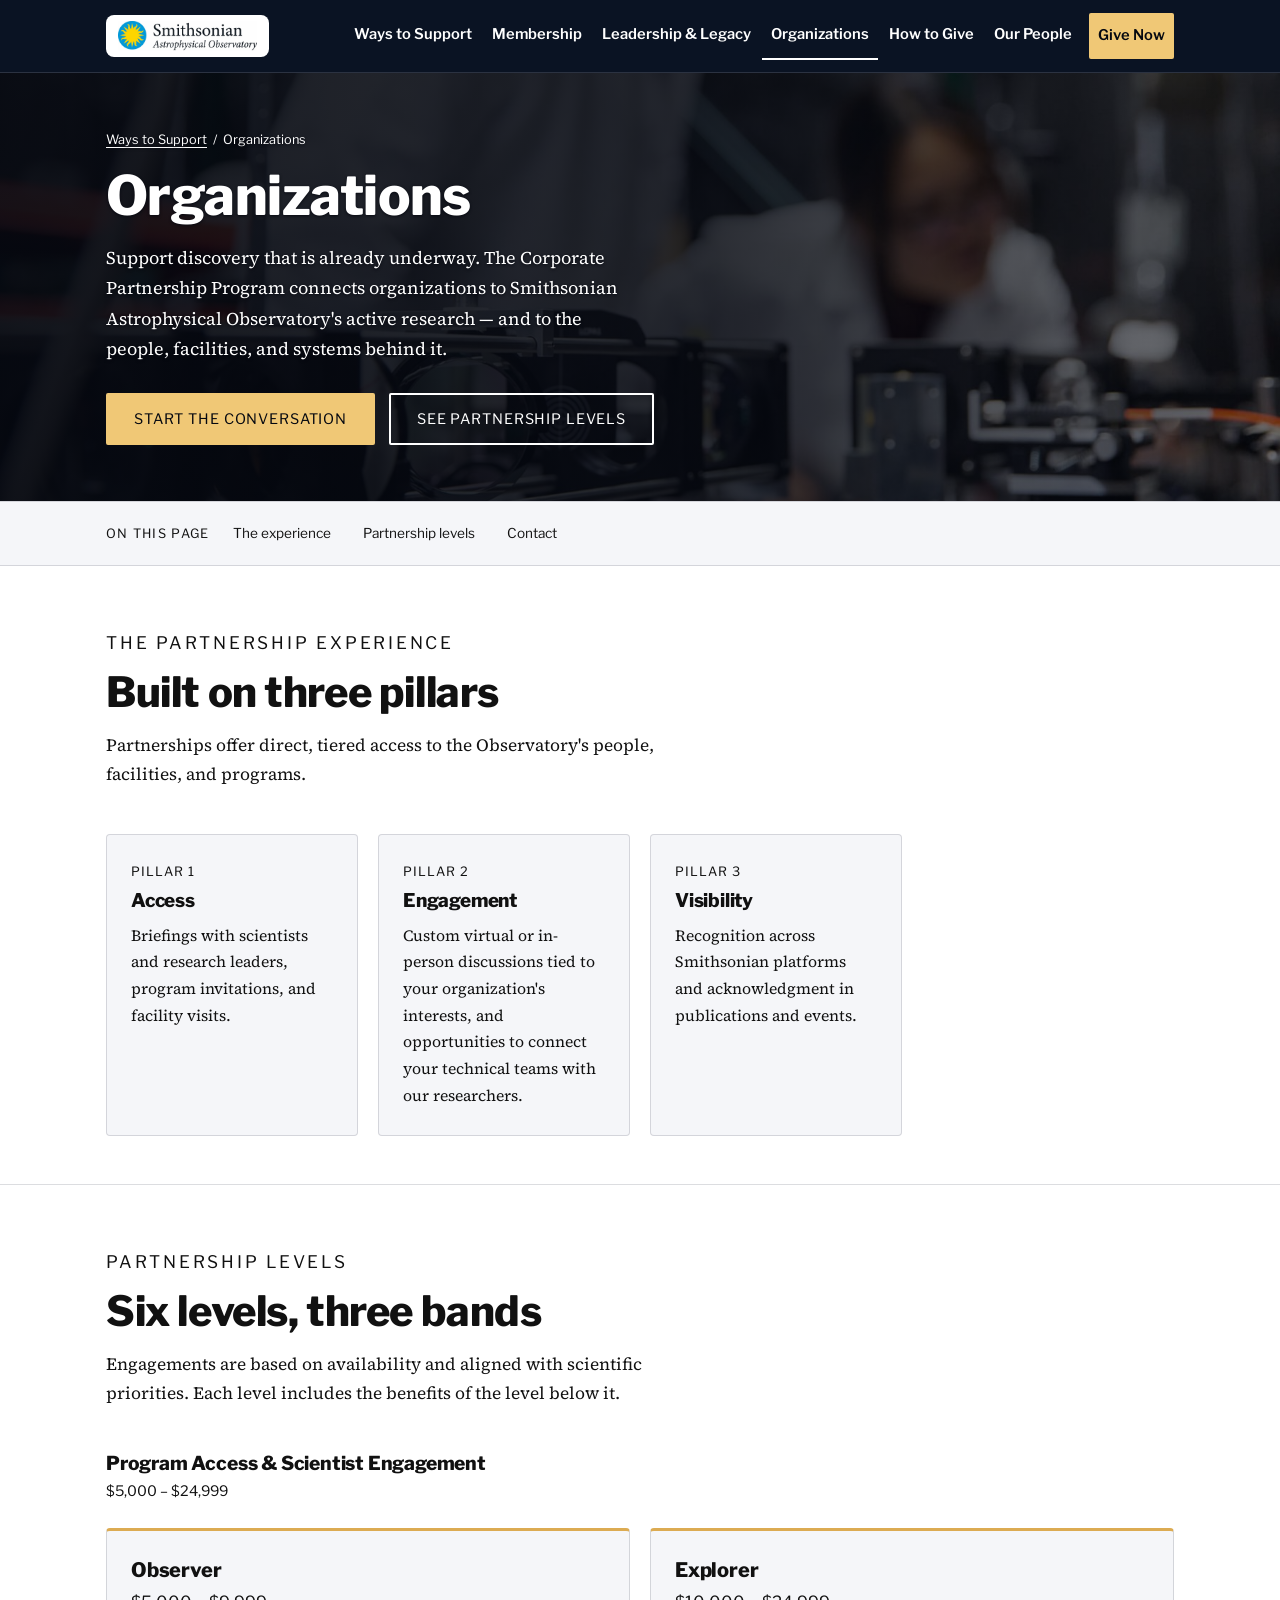
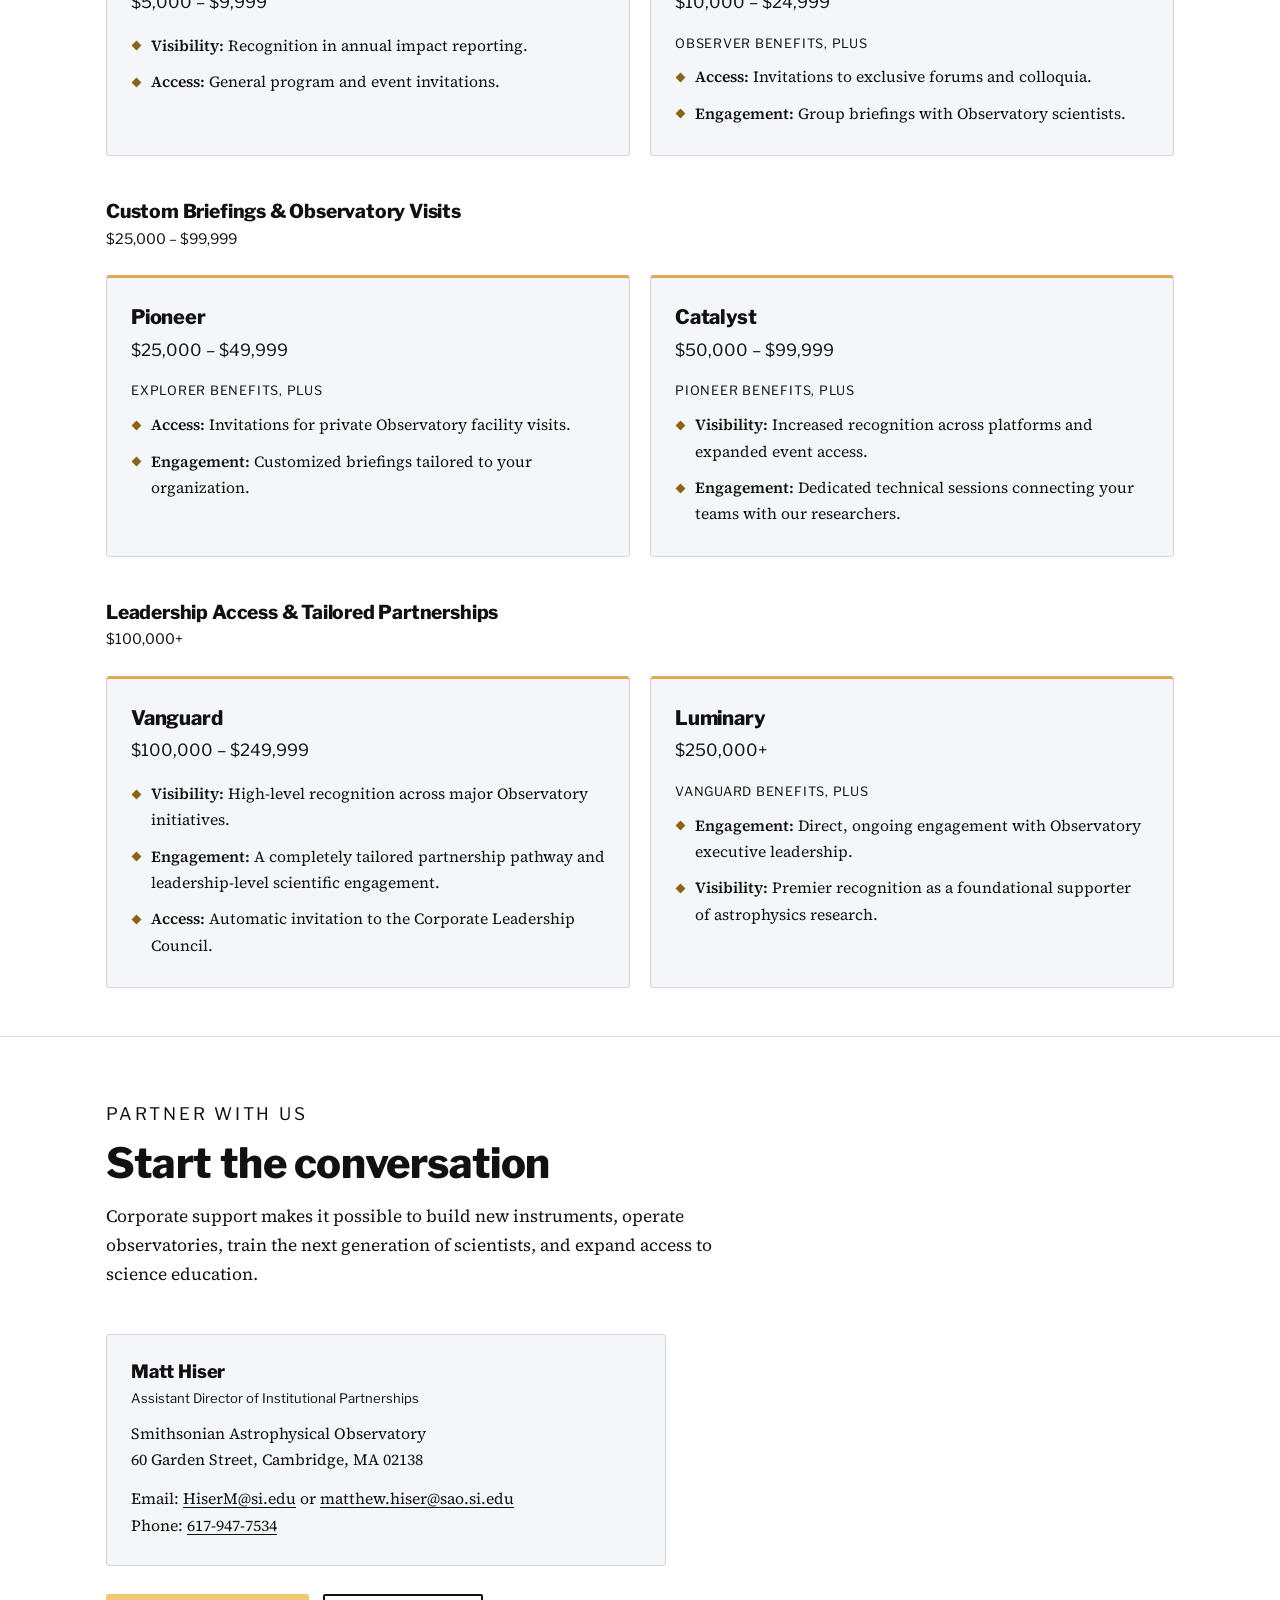
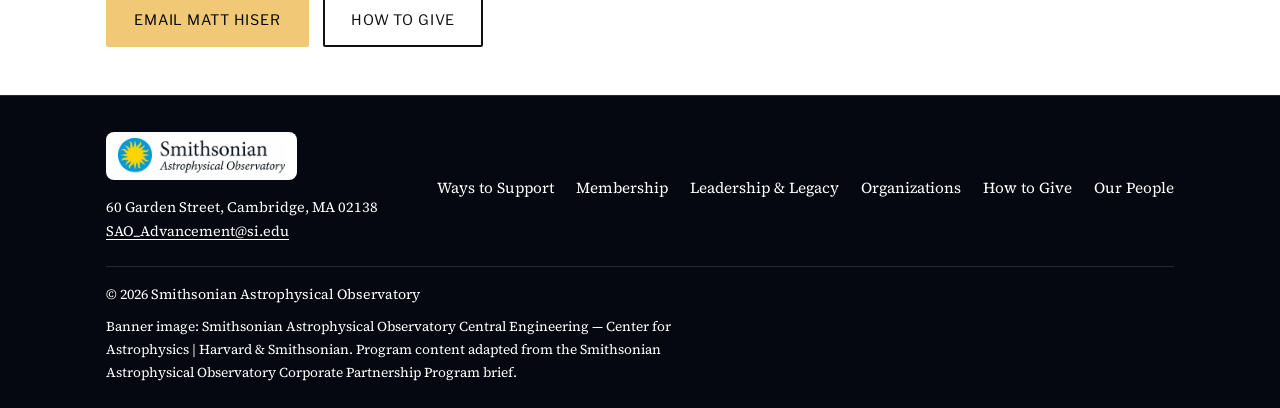
<file: organizations.html>
<!DOCTYPE html>
<html lang="en">
<head>
<meta charset="UTF-8">
<meta name="viewport" content="width=device-width, initial-scale=1">
<title>Organizations — Smithsonian Astrophysical Observatory</title>
<meta name="description" content="The Corporate Partnership Program at the Smithsonian Astrophysical Observatory: the partnership experience, six partnership levels, and who to contact.">
<meta property="og:title" content="Organizations — Smithsonian Astrophysical Observatory">
<meta property="og:description" content="The Corporate Partnership Program at the Smithsonian Astrophysical Observatory: the partnership experience, six partnership levels, and who to contact.">
<meta property="og:type" content="website">
<meta property="og:image" content="assets/images/central-engineering.jpg">
<meta name="twitter:card" content="summary_large_image">
<meta name="theme-color" content="#0b1424">
<link rel="icon" href="assets/favicon.svg" type="image/svg+xml">
<link rel="preload" href="assets/fonts/libre-franklin-latin-800-normal.woff2" as="font" type="font/woff2" crossorigin>
<link rel="preload" href="assets/fonts/source-serif-4-latin-400-normal.woff2" as="font" type="font/woff2" crossorigin>
<link rel="stylesheet" href="assets/css/site.css?v=20261113">
<script>document.documentElement.classList.add('js');</script>
</head>
<body>
<a class="skip-link" href="#main">Skip to main content</a>

<header class="site-header">
  <div class="wrap">
    <a class="brand" href="https://sao.si.edu"><img src="assets/images/logo.jpg" alt="Smithsonian Astrophysical Observatory — visit sao.si.edu" width="139" height="30"></a>
    <button type="button" class="menu-toggle" aria-expanded="false" aria-controls="primary-nav"><span class="bars" aria-hidden="true"></span>Menu</button>
    <nav class="primary-nav" id="primary-nav" aria-label="Main">
      <ul>
        <li><a href="index.html">Ways to Support</a></li>
        <li><a href="membership.html">Membership</a></li>
        <li><a href="leadership-legacy.html">Leadership &amp; Legacy</a></li>
        <li><a href="organizations.html" aria-current="page">Organizations</a></li>
        <li><a href="ways-to-give.html">How to Give</a></li>
        <li><a href="our-people.html">Our People</a></li>
        <li><a class="nav-give" href="https://www.cfa.harvard.edu/?form=FUNGQVTAAKL">Give Now</a></li>
      </ul>
    </nav>
  </div>
</header>

<main id="main" class="light-main tight-sections" tabindex="-1">
<section class="banner" aria-labelledby="page-title" style="background-image:url('assets/images/central-engineering.jpg');">
  <div class="wrap">
    <nav class="breadcrumb" aria-label="Breadcrumb">
      <ol>
        <li><a href="index.html">Ways to Support</a></li>
        <li><span aria-current="page">Organizations</span></li>
      </ol>
    </nav>
    <h1 id="page-title">Organizations</h1>
    <p class="lede">Support discovery that is already underway. The Corporate Partnership Program connects organizations to Smithsonian Astrophysical Observatory's active research — and to the people, facilities, and systems behind it.</p>
    <div class="actions">
      <a class="btn btn-gold" href="#contact">Start the conversation</a>
      <a class="btn btn-ghost" href="#levels">See partnership levels</a>
    </div>
  </div>
</section>

<nav class="jump light" aria-label="On this page">
  <div class="wrap">
    <p class="jump-label">On this page</p>
    <ul>
      <li><a href="#experience">The experience</a></li>
      <li><a href="#levels">Partnership levels</a></li>
      <li><a href="#contact">Contact</a></li>
    </ul>
  </div>
</nav>

<section class="section light" id="experience" aria-labelledby="exp-title">
  <div class="wrap">
    <div class="section-head">
      <p class="eyebrow">The partnership experience</p>
      <h2 id="exp-title">Built on three pillars</h2>
      <p>Partnerships offer direct, tiered access to the Observatory's people, facilities, and programs.</p>
    </div>
    <ul class="cards">
      <li class="card"><span class="label">Pillar 1</span><h3>Access</h3><p>Briefings with scientists and research leaders, program invitations, and facility visits.</p></li>
      <li class="card"><span class="label">Pillar 2</span><h3>Engagement</h3><p>Custom virtual or in-person discussions tied to your organization's interests, and opportunities to connect your technical teams with our researchers.</p></li>
      <li class="card"><span class="label">Pillar 3</span><h3>Visibility</h3><p>Recognition across Smithsonian platforms and acknowledgment in publications and events.</p></li>
    </ul>
  </div>
</section>

<section class="section light" id="levels" aria-labelledby="levels-title">
  <div class="wrap">
    <div class="section-head">
      <p class="eyebrow">Partnership levels</p>
      <h2 id="levels-title">Six levels, three bands</h2>
      <p>Engagements are based on availability and aligned with scientific priorities. Each level includes the benefits of the level below it.</p>
    </div>

    <div class="band">
      <h3>Program Access &amp; Scientist Engagement</h3>
      <span class="range">$5,000 – $24,999</span>
      <ul class="tiers">
        <li class="tier">
          <h4>Observer</h4>
          <p class="price">$5,000 – $9,999</p>
          <ul>
            <li><strong>Visibility:</strong> Recognition in annual impact reporting.</li>
            <li><strong>Access:</strong> General program and event invitations.</li>
          </ul>
        </li>
        <li class="tier">
          <h4>Explorer</h4>
          <p class="price">$10,000 – $24,999</p>
          <p class="includes">Observer benefits, plus</p>
          <ul>
            <li><strong>Access:</strong> Invitations to exclusive forums and colloquia.</li>
            <li><strong>Engagement:</strong> Group briefings with Observatory scientists.</li>
          </ul>
        </li>
      </ul>
    </div>

    <div class="band">
      <h3>Custom Briefings &amp; Observatory Visits</h3>
      <span class="range">$25,000 – $99,999</span>
      <ul class="tiers">
        <li class="tier">
          <h4>Pioneer</h4>
          <p class="price">$25,000 – $49,999</p>
          <p class="includes">Explorer benefits, plus</p>
          <ul>
            <li><strong>Access:</strong> Invitations for private Observatory facility visits.</li>
            <li><strong>Engagement:</strong> Customized briefings tailored to your organization.</li>
          </ul>
        </li>
        <li class="tier">
          <h4>Catalyst</h4>
          <p class="price">$50,000 – $99,999</p>
          <p class="includes">Pioneer benefits, plus</p>
          <ul>
            <li><strong>Visibility:</strong> Increased recognition across platforms and expanded event access.</li>
            <li><strong>Engagement:</strong> Dedicated technical sessions connecting your teams with our researchers.</li>
          </ul>
        </li>
      </ul>
    </div>

    <div class="band">
      <h3>Leadership Access &amp; Tailored Partnerships</h3>
      <span class="range">$100,000+</span>
      <ul class="tiers">
        <li class="tier">
          <h4>Vanguard</h4>
          <p class="price">$100,000 – $249,999</p>
          <ul>
            <li><strong>Visibility:</strong> High-level recognition across major Observatory initiatives.</li>
            <li><strong>Engagement:</strong> A completely tailored partnership pathway and leadership-level scientific engagement.</li>
            <li><strong>Access:</strong> Automatic invitation to the Corporate Leadership Council.</li>
          </ul>
        </li>
        <li class="tier">
          <h4>Luminary</h4>
          <p class="price">$250,000+</p>
          <p class="includes">Vanguard benefits, plus</p>
          <ul>
            <li><strong>Engagement:</strong> Direct, ongoing engagement with Observatory executive leadership.</li>
            <li><strong>Visibility:</strong> Premier recognition as a foundational supporter of astrophysics research.</li>
          </ul>
        </li>
      </ul>
    </div>
  </div>
</section>

<section class="section light" id="contact" aria-labelledby="contact-title">
  <div class="wrap">
    <div class="section-head">
      <p class="eyebrow">Partner with us</p>
      <h2 id="contact-title">Start the conversation</h2>
      <p>Corporate support makes it possible to build new instruments, operate observatories, train the next generation of scientists, and expand access to science education.</p>
    </div>
    <div class="contact" style="max-width:560px;">
      <h3>Matt Hiser</h3>
      <p class="role">Assistant Director of Institutional Partnerships</p>
      <p>Smithsonian Astrophysical Observatory<br>60 Garden Street, Cambridge, MA 02138</p>
      <p style="margin-top:12px;">
        Email: <a href="mailto:HiserM@si.edu">HiserM@si.edu</a> or <a href="mailto:matthew.hiser@sao.si.edu">matthew.hiser@sao.si.edu</a><br>
        Phone: <a href="tel:+16179477534">617-947-7534</a>
      </p>
    </div>
    <div class="actions">
      <a class="btn btn-gold" href="mailto:HiserM@si.edu?subject=Corporate%20Partnership%20Program%20inquiry">Email Matt Hiser</a>
      <a class="btn btn-ghost" href="ways-to-give.html">How to give</a>
    </div>
  </div>
</section>
</main>

<footer class="site-footer">
  <div class="wrap">
    <div class="foot-top">
      <div class="foot-brand">
        <a class="brand" href="https://sao.si.edu"><img src="assets/images/logo.jpg" alt="Smithsonian Astrophysical Observatory — visit sao.si.edu" width="167" height="36"></a>
        <address>
          60 Garden Street, Cambridge, MA 02138<br>
          <a href="mailto:SAO_Advancement@si.edu">SAO_Advancement@si.edu</a>
        </address>
      </div>
      <nav class="foot-nav" aria-label="Support">
        <h2 class="sr-only">Support</h2>
        <ul>
          <li><a href="index.html">Ways to Support</a></li>
          <li><a href="membership.html">Membership</a></li>
          <li><a href="leadership-legacy.html">Leadership &amp; Legacy</a></li>
          <li><a href="organizations.html">Organizations</a></li>
          <li><a href="ways-to-give.html">How to Give</a></li>
          <li><a href="our-people.html">Our People</a></li>
        </ul>
      </nav>
    </div>
    <div class="foot-bottom">
      <p>&copy; 2026 Smithsonian Astrophysical Observatory</p>
    </div>
    <p class="credits">Banner image: Smithsonian Astrophysical Observatory Central Engineering — Center for Astrophysics | Harvard &amp; Smithsonian. Program content adapted from the Smithsonian Astrophysical Observatory Corporate Partnership Program brief.</p>
  </div>
</footer>

<script src="assets/js/site.js?v=20261112" defer></script>
</body>
</html>
</file>
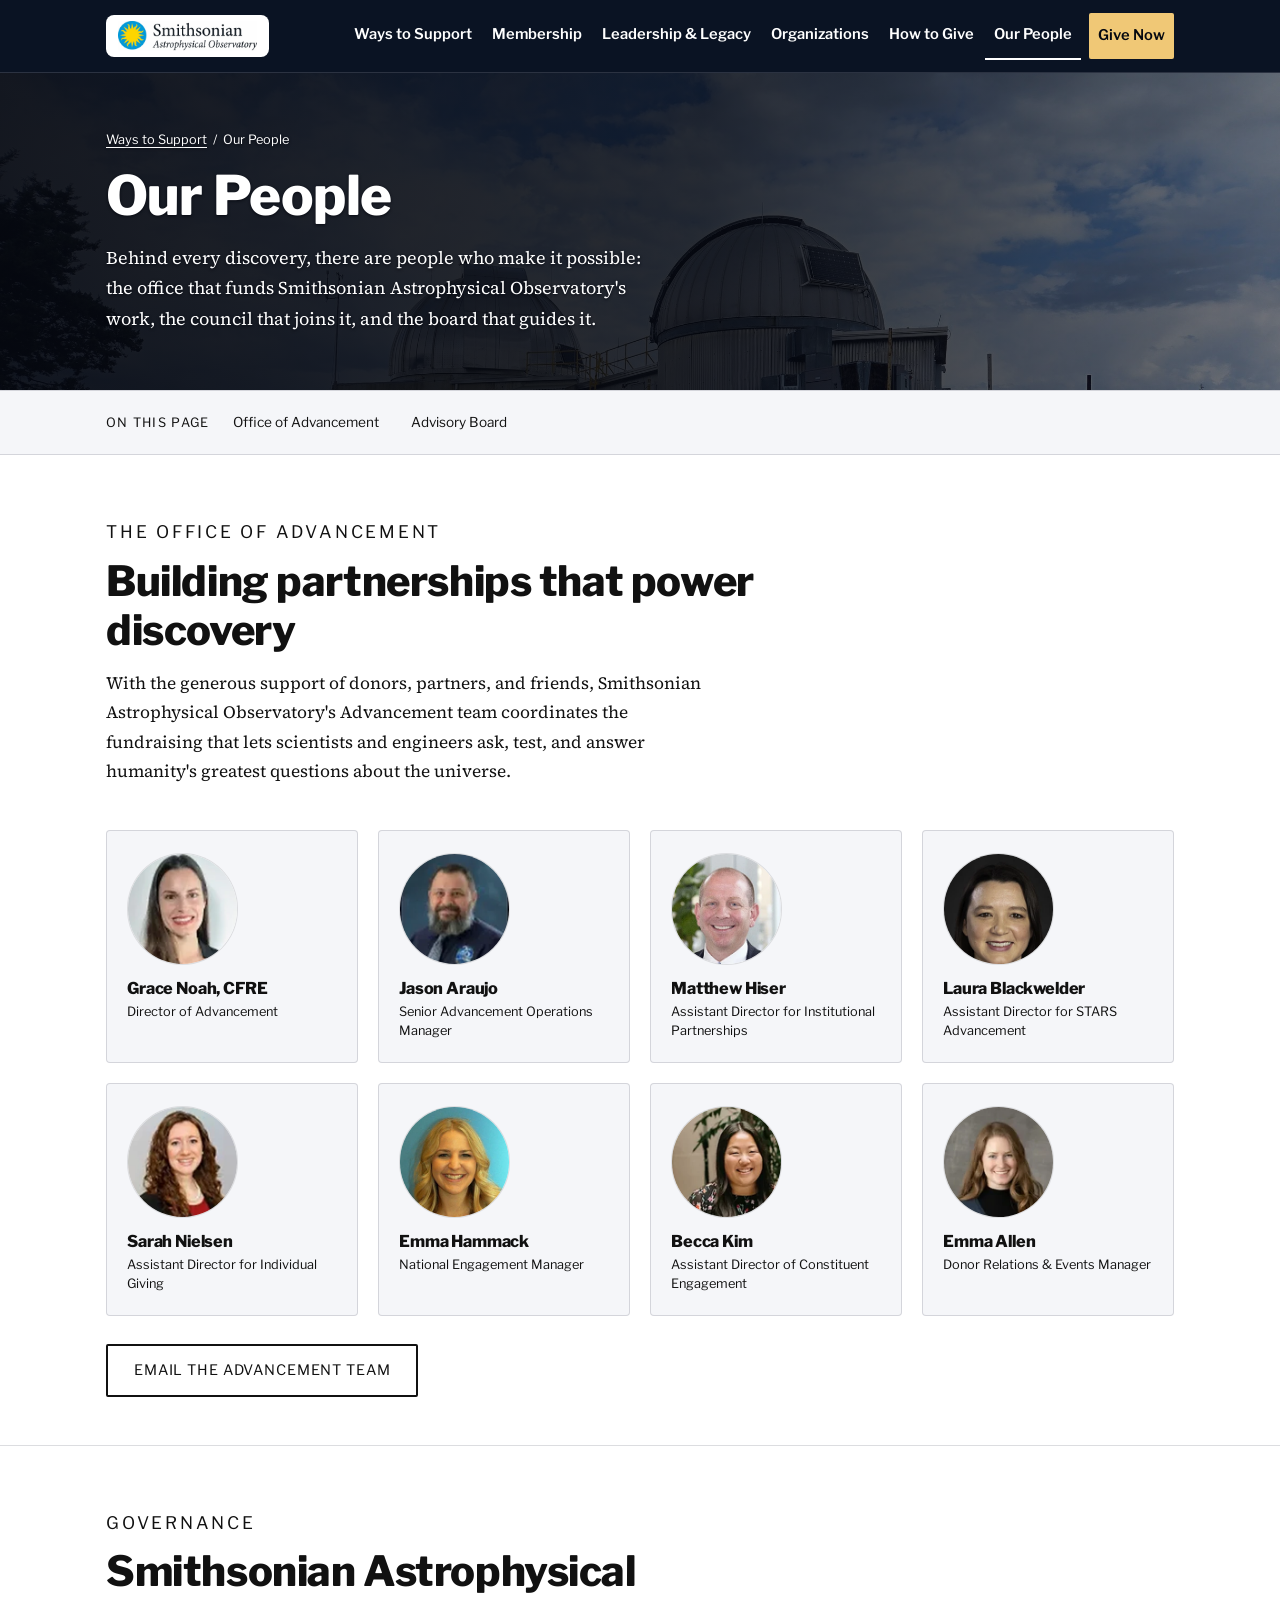
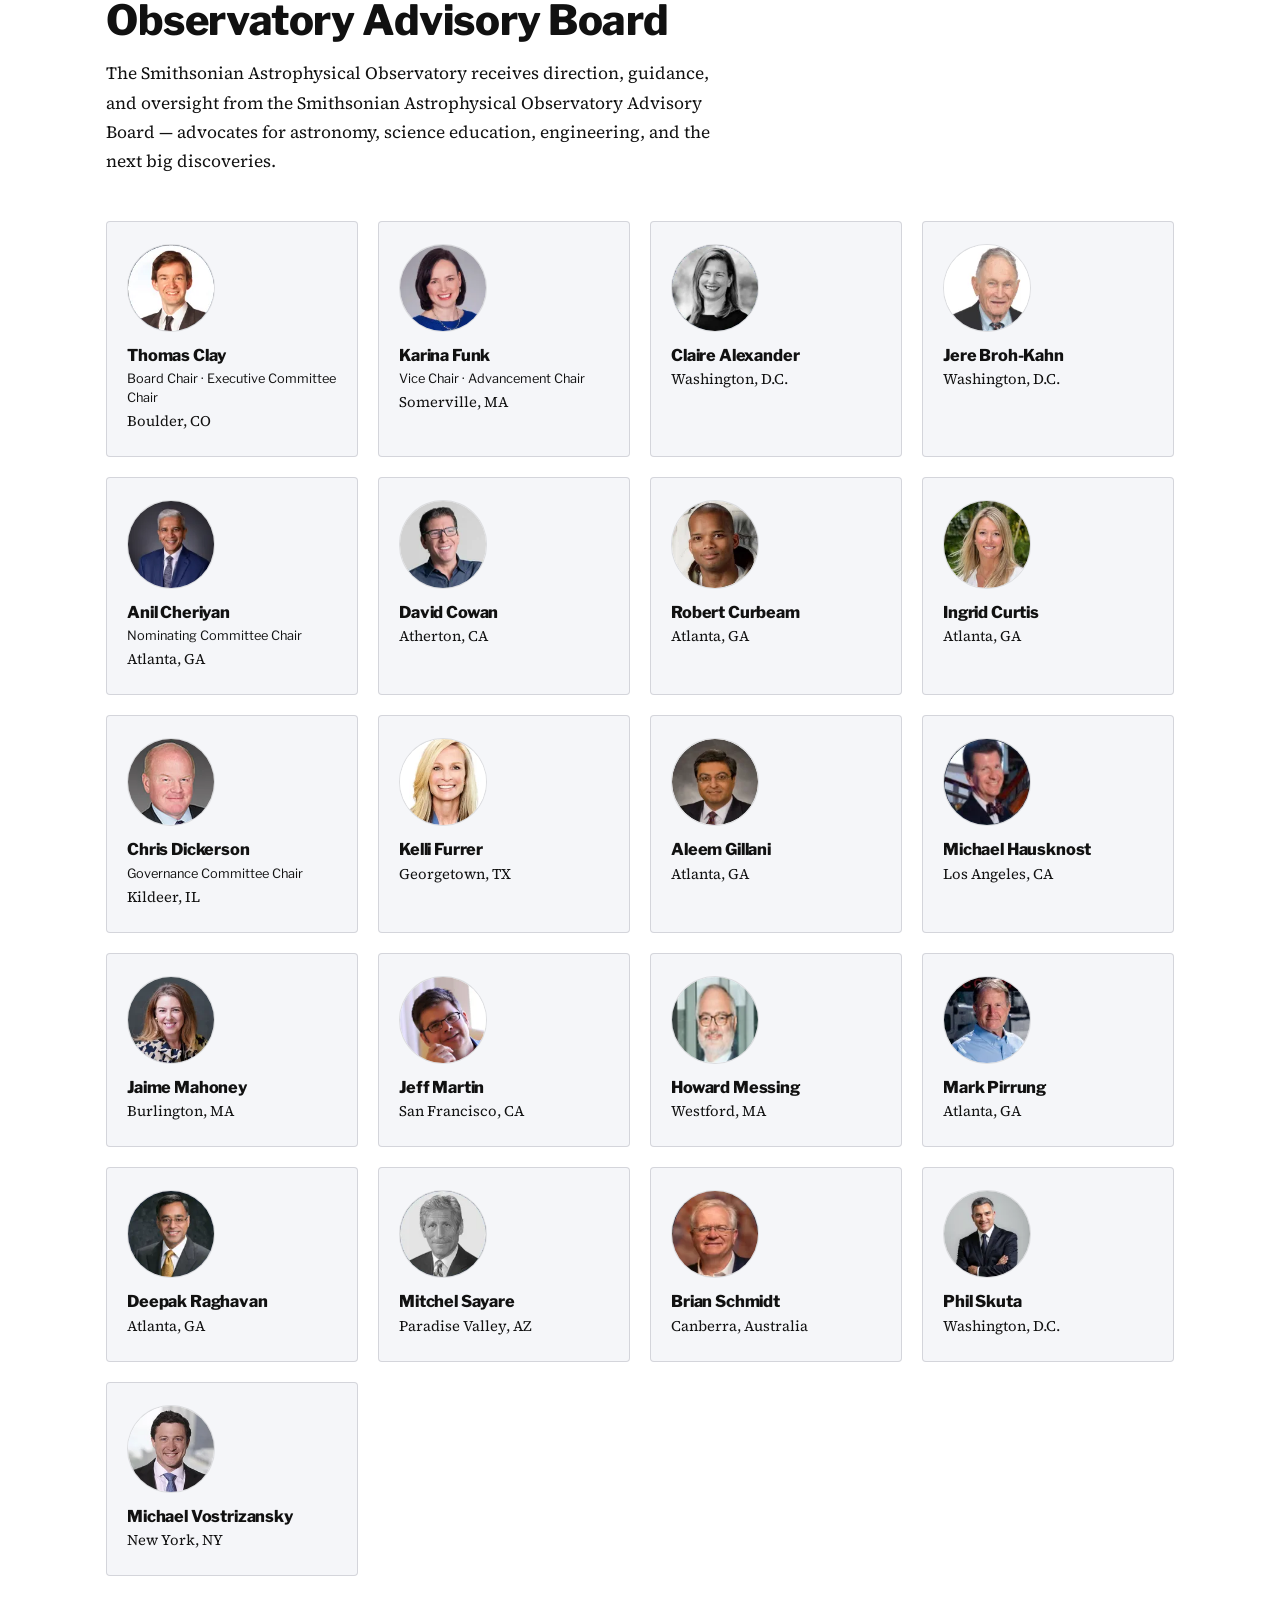
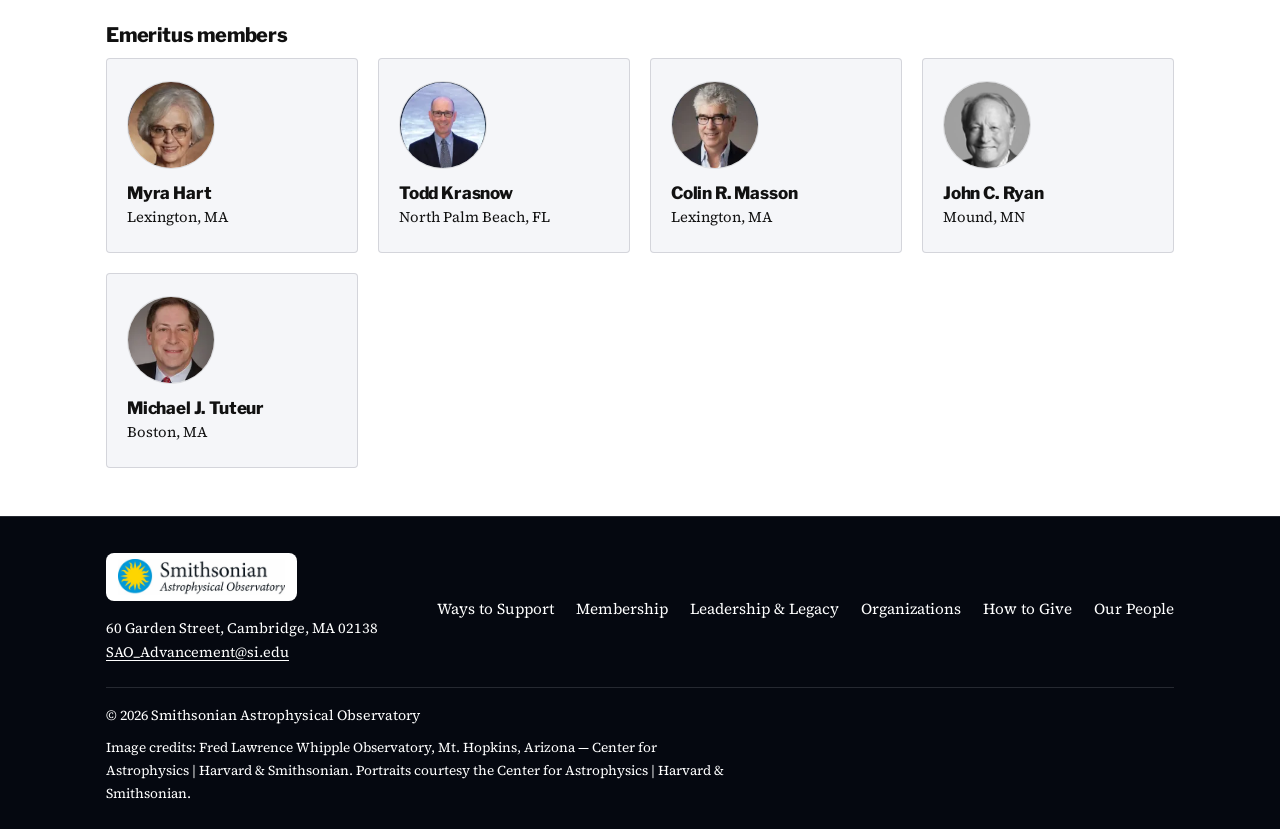
<file: our-people.html>
<!DOCTYPE html>
<html lang="en">
<head>
<meta charset="UTF-8">
<meta name="viewport" content="width=device-width, initial-scale=1">
<title>Our People — Smithsonian Astrophysical Observatory</title>
<meta name="description" content="Meet the Smithsonian Astrophysical Observatory Office of Advancement, the SNAC program director, and the Smithsonian Astrophysical Observatory Advisory Board.">
<meta property="og:title" content="Our People — Smithsonian Astrophysical Observatory">
<meta property="og:description" content="Meet the Smithsonian Astrophysical Observatory Office of Advancement, the SNAC program director, and the Smithsonian Astrophysical Observatory Advisory Board.">
<meta property="og:type" content="website">
<meta property="og:image" content="assets/images/observatory-dome.jpg">
<meta name="twitter:card" content="summary_large_image">
<meta name="theme-color" content="#0b1424">
<link rel="icon" href="assets/favicon.svg" type="image/svg+xml">
<link rel="preload" href="assets/fonts/libre-franklin-latin-800-normal.woff2" as="font" type="font/woff2" crossorigin>
<link rel="preload" href="assets/fonts/source-serif-4-latin-400-normal.woff2" as="font" type="font/woff2" crossorigin>
<link rel="stylesheet" href="assets/css/site.css?v=20261113b">
<script>document.documentElement.classList.add('js');</script>
</head>
<body>
<a class="skip-link" href="#main">Skip to main content</a>

<header class="site-header">
  <div class="wrap">
    <a class="brand" href="https://sao.si.edu"><img src="assets/images/logo.jpg" alt="Smithsonian Astrophysical Observatory — visit sao.si.edu" width="139" height="30"></a>
    <button type="button" class="menu-toggle" aria-expanded="false" aria-controls="primary-nav"><span class="bars" aria-hidden="true"></span>Menu</button>
    <nav class="primary-nav" id="primary-nav" aria-label="Main">
      <ul>
        <li><a href="index.html">Ways to Support</a></li>
        <li><a href="membership.html">Membership</a></li>
        <li><a href="leadership-legacy.html">Leadership &amp; Legacy</a></li>
        <li><a href="organizations.html">Organizations</a></li>
        <li><a href="ways-to-give.html">How to Give</a></li>
        <li><a href="our-people.html" aria-current="page">Our People</a></li>
        <li><a class="nav-give" href="https://www.cfa.harvard.edu/?form=FUNGQVTAAKL">Give Now</a></li>
      </ul>
    </nav>
  </div>
</header>

<main id="main" class="light-main" tabindex="-1">
<section class="banner" aria-labelledby="page-title" style="background-image:url('assets/images/observatory-dome.jpg');">
  <div class="wrap">
    <nav class="breadcrumb" aria-label="Breadcrumb">
      <ol>
        <li><a href="index.html">Ways to Support</a></li>
        <li><span aria-current="page">Our People</span></li>
      </ol>
    </nav>
    <h1 id="page-title">Our People</h1>
    <p class="lede">Behind every discovery, there are people who make it possible: the office that funds Smithsonian Astrophysical Observatory's work, the council that joins it, and the board that guides it.</p>
  </div>
</section>

<nav class="jump light" aria-label="On this page">
  <div class="wrap">
    <p class="jump-label">On this page</p>
    <ul>
      <li><a href="#advancement">Office of Advancement</a></li>
      <li><a href="#board">Advisory Board</a></li>
    </ul>
  </div>
</nav>

<section class="section light" id="advancement" aria-labelledby="adv-title">
  <div class="wrap">
    <div class="section-head">
      <p class="eyebrow">The Office of Advancement</p>
      <h2 id="adv-title">Building partnerships that power discovery</h2>
      <p>With the generous support of donors, partners, and friends, Smithsonian Astrophysical Observatory's Advancement team coordinates the fundraising that lets scientists and engineers ask, test, and answer humanity's greatest questions about the universe.</p>
    </div>
    <ul class="people">
      <li class="person"><div class="portrait" data-initials="GN"><img src="assets/images/people/grace-noah.webp?v=20261113" alt="" width="72" height="72" loading="lazy"></div><h3>Grace Noah, CFRE</h3><p class="role">Director of Advancement</p></li>
      <li class="person"><div class="portrait" data-initials="JA"><img src="assets/images/people/jason-araujo.webp?v=20261113" alt="" width="72" height="72" loading="lazy"></div><h3>Jason Araujo</h3><p class="role">Senior Advancement Operations Manager</p></li>
      <li class="person"><div class="portrait" data-initials="MH"><img src="assets/images/people/matthew-hiser.webp?v=20261113" alt="" width="72" height="72" loading="lazy"></div><h3>Matthew Hiser</h3><p class="role">Assistant Director for Institutional Partnerships</p></li>
      <li class="person"><div class="portrait" data-initials="MH"><img src="assets/images/people/Laura-Blackwelder.webp?v=20261113" alt="" width="72" height="72" loading="lazy"></div><h3>Laura Blackwelder</h3><p class="role">Assistant Director for STARS Advancement</p></li>
      <li class="person"><div class="portrait" data-initials="SN"><img src="assets/images/people/sarah-nielsen.webp?v=20261113" alt="" width="72" height="72" loading="lazy"></div><h3>Sarah Nielsen</h3><p class="role">Assistant Director for Individual Giving</p></li>
      <li class="person"><div class="portrait" data-initials="EH"><img src="assets/images/people/emma-hammack.webp?v=20261113" alt="" width="72" height="72" loading="lazy"></div><h3>Emma Hammack</h3><p class="role">National Engagement Manager</p></li>
      <li class="person"><div class="portrait" data-initials="BK"><img src="assets/images/people/becca-kim.webp?v=20261113" alt="" width="72" height="72" loading="lazy"></div><h3>Becca Kim</h3><p class="role">Assistant Director of Constituent Engagement</p></li>
      <li class="person"><div class="portrait" data-initials="EA"><img src="assets/images/people/emma-allen.webp?v=20261113" alt="" width="72" height="72" loading="lazy"></div><h3>Emma Allen</h3><p class="role">Donor Relations &amp; Events Manager</p></li>
    </ul>
    <div class="actions">
      <a class="btn btn-ghost" href="mailto:SAO_Advancement@si.edu">Email the Advancement team</a>
    </div>
  </div>
</section>

<section class="section light" id="board" aria-labelledby="board-title">
  <div class="wrap">
    <div class="section-head">
      <p class="eyebrow">Governance</p>
      <h2 id="board-title">Smithsonian Astrophysical Observatory Advisory Board</h2>
      <p>The Smithsonian Astrophysical Observatory receives direction, guidance, and oversight from the Smithsonian Astrophysical Observatory Advisory Board — advocates for astronomy, science education, engineering, and the next big discoveries.</p>
    </div>
    <ul class="people board" aria-label="Advisory Board members">
      <li class="person"><div class="portrait" data-initials="TC"><img src="assets/images/people/thomas-clay.webp" alt="" width="56" height="56" loading="lazy"></div><h3>Thomas Clay</h3><p class="role">Board Chair · Executive Committee Chair</p><p class="loc">Boulder, CO</p></li>
      <li class="person"><div class="portrait" data-initials="KF"><img src="assets/images/people/karina-funk.webp" alt="" width="56" height="56" loading="lazy"></div><h3>Karina Funk</h3><p class="role">Vice Chair · Advancement Chair</p><p class="loc">Somerville, MA</p></li>
      <li class="person"><div class="portrait" data-initials="CA"><img src="assets/images/people/claire-alexander.webp" alt="" width="56" height="56" loading="lazy"></div><h3>Claire Alexander</h3><p class="loc">Washington, D.C.</p></li>
      <li class="person"><div class="portrait" data-initials="JB"><img src="assets/images/people/jere-broh-kahn.webp" alt="" width="56" height="56" loading="lazy"></div><h3>Jere Broh-Kahn</h3><p class="loc">Washington, D.C.</p></li>
      <li class="person"><div class="portrait" data-initials="AC"><img src="assets/images/people/anil-cheriyan.webp" alt="" width="56" height="56" loading="lazy"></div><h3>Anil Cheriyan</h3><p class="role">Nominating Committee Chair</p><p class="loc">Atlanta, GA</p></li>
      <li class="person"><div class="portrait" data-initials="DC"><img src="assets/images/people/david-cowan.webp" alt="" width="56" height="56" loading="lazy"></div><h3>David Cowan</h3><p class="loc">Atherton, CA</p></li>
      <li class="person"><div class="portrait" data-initials="RC"><img src="assets/images/people/robert-curbeam.webp" alt="" width="56" height="56" loading="lazy"></div><h3>Robert Curbeam</h3><p class="loc">Atlanta, GA</p></li>
      <li class="person"><div class="portrait" data-initials="IC"><img src="assets/images/people/ingrid-curtis.webp" alt="" width="56" height="56" loading="lazy"></div><h3>Ingrid Curtis</h3><p class="loc">Atlanta, GA</p></li>
      <li class="person"><div class="portrait" data-initials="CD"><img src="assets/images/people/chris-dickerson.webp" alt="" width="56" height="56" loading="lazy"></div><h3>Chris Dickerson</h3><p class="role">Governance Committee Chair</p><p class="loc">Kildeer, IL</p></li>
      <li class="person"><div class="portrait" data-initials="KF"><img src="assets/images/people/kelli-furrer.webp" alt="" width="56" height="56" loading="lazy"></div><h3>Kelli Furrer</h3><p class="loc">Georgetown, TX</p></li>
      <li class="person"><div class="portrait" data-initials="AG"><img src="assets/images/people/aleem-gillani.webp" alt="" width="56" height="56" loading="lazy"></div><h3>Aleem Gillani</h3><p class="loc">Atlanta, GA</p></li>
      <li class="person"><div class="portrait" data-initials="MH"><img src="assets/images/people/michael-hausknost.webp" alt="" width="56" height="56" loading="lazy"></div><h3>Michael Hausknost</h3><p class="loc">Los Angeles, CA</p></li>
      <li class="person"><div class="portrait" data-initials="JM"><img src="assets/images/people/jaime-mahoney.webp" alt="" width="56" height="56" loading="lazy"></div><h3>Jaime Mahoney</h3><p class="loc">Burlington, MA</p></li>
      <li class="person"><div class="portrait" data-initials="JM"><img src="assets/images/people/jeff-martin.webp" alt="" width="56" height="56" loading="lazy"></div><h3>Jeff Martin</h3><p class="loc">San Francisco, CA</p></li>
      <li class="person"><div class="portrait" data-initials="HM"><img src="assets/images/people/howard-messing.webp?v=20261113" alt="" width="56" height="56" loading="lazy"></div><h3>Howard Messing</h3><p class="loc">Westford, MA</p></li>
      <li class="person"><div class="portrait" data-initials="MP"><img src="assets/images/people/mark-pirrung.webp" alt="" width="56" height="56" loading="lazy"></div><h3>Mark Pirrung</h3><p class="loc">Atlanta, GA</p></li>
      <li class="person"><div class="portrait" data-initials="DR"><img src="assets/images/people/deepak-raghavan.webp" alt="" width="56" height="56" loading="lazy"></div><h3>Deepak Raghavan</h3><p class="loc">Atlanta, GA</p></li>
      <li class="person"><div class="portrait" data-initials="MS"><img src="assets/images/people/mitchel-sayare.webp" alt="" width="56" height="56" loading="lazy"></div><h3>Mitchel Sayare</h3><p class="loc">Paradise Valley, AZ</p></li>
      <li class="person"><div class="portrait" data-initials="BS"><img src="assets/images/people/brian-schmidt.webp" alt="" width="56" height="56" loading="lazy"></div><h3>Brian Schmidt</h3><p class="loc">Canberra, Australia</p></li>
      <li class="person"><div class="portrait" data-initials="PS"><img src="assets/images/people/phil-skuta.webp" alt="" width="56" height="56" loading="lazy"></div><h3>Phil Skuta</h3><p class="loc">Washington, D.C.</p></li>
      <li class="person"><div class="portrait" data-initials="MV"><img src="assets/images/people/michael-vostrizansky.webp" alt="" width="56" height="56" loading="lazy"></div><h3>Michael Vostrizansky</h3><p class="loc">New York, NY</p></li>
    </ul>

    <h3 class="sub" style="margin-top:48px;">Emeritus members</h3>
    <ul class="people board" aria-label="Emeritus members">
      <li class="person"><div class="portrait" data-initials="MH"><img src="assets/images/people/myra-hart.webp" alt="" width="56" height="56" loading="lazy"></div><h4>Myra Hart</h4><p class="loc">Lexington, MA</p></li>
      <li class="person"><div class="portrait" data-initials="TK"><img src="assets/images/people/todd-krasnow.webp" alt="" width="56" height="56" loading="lazy"></div><h4>Todd Krasnow</h4><p class="loc">North Palm Beach, FL</p></li>
      <li class="person"><div class="portrait" data-initials="CM"><img src="assets/images/people/colin-r-masson.webp" alt="" width="56" height="56" loading="lazy"></div><h4>Colin R. Masson</h4><p class="loc">Lexington, MA</p></li>
      <li class="person"><div class="portrait" data-initials="JR"><img src="assets/images/people/john-c-ryan.webp" alt="" width="56" height="56" loading="lazy"></div><h4>John C. Ryan</h4><p class="loc">Mound, MN</p></li>
      <li class="person"><div class="portrait" data-initials="MT"><img src="assets/images/people/michael-j-tuteur.webp" alt="" width="56" height="56" loading="lazy"></div><h4>Michael J. Tuteur</h4><p class="loc">Boston, MA</p></li>
    </ul>
  </div>
</section>
</main>

<footer class="site-footer">
  <div class="wrap">
    <div class="foot-top">
      <div class="foot-brand">
        <a class="brand" href="https://sao.si.edu"><img src="assets/images/logo.jpg" alt="Smithsonian Astrophysical Observatory — visit sao.si.edu" width="167" height="36"></a>
        <address>
          60 Garden Street, Cambridge, MA 02138<br>
          <a href="mailto:SAO_Advancement@si.edu">SAO_Advancement@si.edu</a>
        </address>
      </div>
      <nav class="foot-nav" aria-label="Support">
        <h2 class="sr-only">Support</h2>
        <ul>
          <li><a href="index.html">Ways to Support</a></li>
          <li><a href="membership.html">Membership</a></li>
          <li><a href="leadership-legacy.html">Leadership &amp; Legacy</a></li>
          <li><a href="organizations.html">Organizations</a></li>
          <li><a href="ways-to-give.html">How to Give</a></li>
          <li><a href="our-people.html">Our People</a></li>
        </ul>
      </nav>
    </div>
    <div class="foot-bottom">
      <p>&copy; 2026 Smithsonian Astrophysical Observatory</p>
    </div>
    <p class="credits">Image credits: Fred Lawrence Whipple Observatory, Mt. Hopkins, Arizona — Center for Astrophysics | Harvard &amp; Smithsonian. Portraits courtesy the Center for Astrophysics | Harvard &amp; Smithsonian.</p>
  </div>
</footer>

<script src="assets/js/site.js?v=20261112" defer></script>
</body>
</html>
</file>
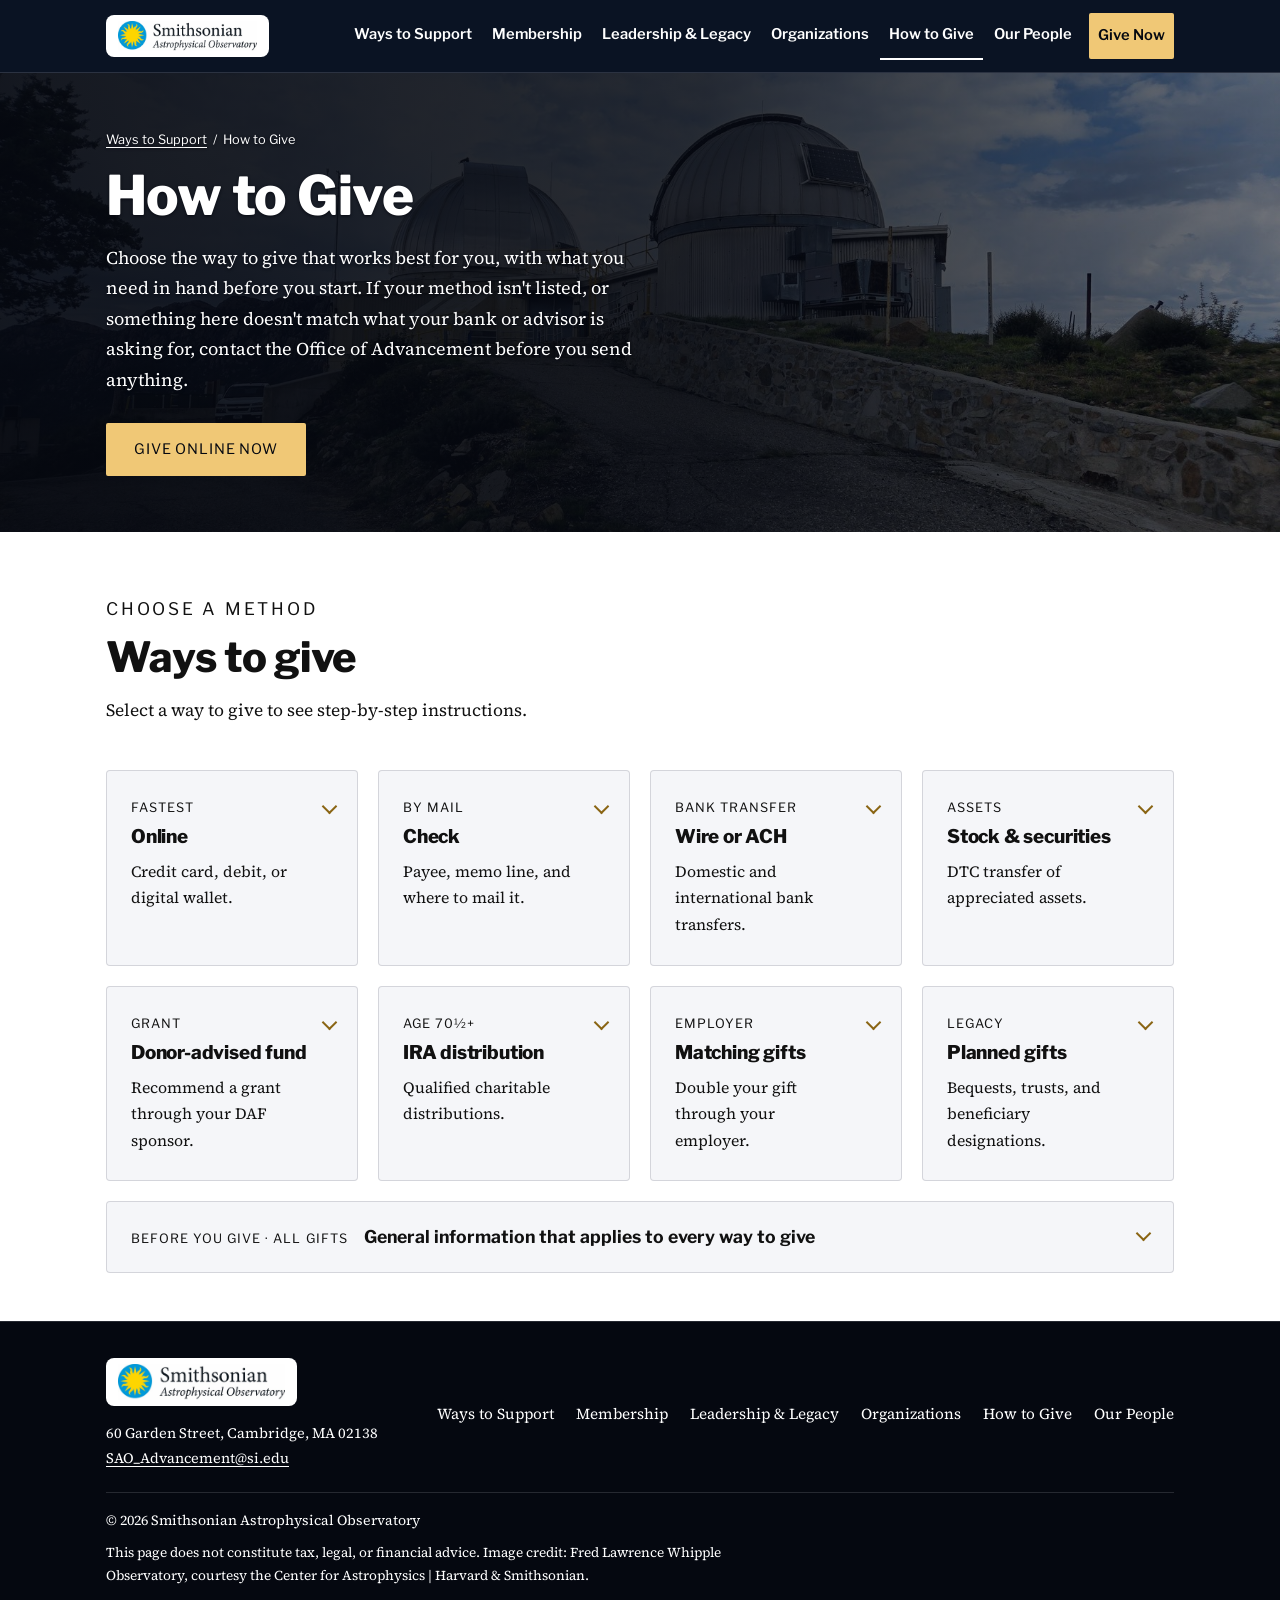
<file: ways-to-give.html>
<!DOCTYPE html>
<html lang="en">
<head>
<meta charset="UTF-8">
<meta name="viewport" content="width=device-width, initial-scale=1">
<title>How to Give — Smithsonian Astrophysical Observatory</title>
<meta name="description" content="Step-by-step instructions for giving to Smithsonian Astrophysical Observatory online, by check, wire or ACH, securities, donor-advised fund, IRA distribution, matching gift, or planned gift.">
<meta property="og:title" content="How to Give — Smithsonian Astrophysical Observatory">
<meta property="og:description" content="Step-by-step instructions for giving to Smithsonian Astrophysical Observatory online, by check, wire or ACH, securities, donor-advised fund, IRA distribution, matching gift, or planned gift.">
<meta property="og:type" content="website">
<meta property="og:image" content="assets/images/flwo-ridge.jpg">
<meta name="twitter:card" content="summary_large_image">
<meta name="theme-color" content="#0b1424">
<link rel="icon" href="assets/favicon.svg" type="image/svg+xml">
<link rel="preload" href="assets/fonts/libre-franklin-latin-800-normal.woff2" as="font" type="font/woff2" crossorigin>
<link rel="preload" href="assets/fonts/source-serif-4-latin-400-normal.woff2" as="font" type="font/woff2" crossorigin>
<link rel="stylesheet" href="assets/css/site.css?v=20261113">
<script>document.documentElement.classList.add('js');</script>
</head>
<body>
<a class="skip-link" href="#main">Skip to main content</a>

<header class="site-header">
  <div class="wrap">
    <a class="brand" href="https://sao.si.edu"><img src="assets/images/logo.jpg" alt="Smithsonian Astrophysical Observatory — visit sao.si.edu" width="139" height="30"></a>
    <button type="button" class="menu-toggle" aria-expanded="false" aria-controls="primary-nav"><span class="bars" aria-hidden="true"></span>Menu</button>
    <nav class="primary-nav" id="primary-nav" aria-label="Main">
      <ul>
        <li><a href="index.html">Ways to Support</a></li>
        <li><a href="membership.html">Membership</a></li>
        <li><a href="leadership-legacy.html">Leadership &amp; Legacy</a></li>
        <li><a href="organizations.html">Organizations</a></li>
        <li><a href="ways-to-give.html" aria-current="page">How to Give</a></li>
        <li><a href="our-people.html">Our People</a></li>
        <li><a class="nav-give" href="https://www.cfa.harvard.edu/?form=FUNGQVTAAKL">Give Now</a></li>
      </ul>
    </nav>
  </div>
</header>

<main id="main" class="light-main" tabindex="-1">
<section class="banner" aria-labelledby="page-title" style="background-image:url('assets/images/flwo-ridge.jpg');">
  <div class="wrap">
    <nav class="breadcrumb" aria-label="Breadcrumb">
      <ol>
        <li><a href="index.html">Ways to Support</a></li>
        <li><span aria-current="page">How to Give</span></li>
      </ol>
    </nav>
    <h1 id="page-title">How to Give</h1>
    <p class="lede">Choose the way to give that works best for you, with what you need in hand before you start. If your method isn't listed, or something here doesn't match what your bank or advisor is asking for, contact the Office of Advancement before you send anything.</p>
    <div class="actions">
      <a class="btn btn-gold" href="https://www.cfa.harvard.edu/?form=FUNGQVTAAKL">Give online now</a>
    </div>
  </div>
</section>

<section class="section light" id="methods" aria-labelledby="methods-title">
  <div class="wrap">
    <div class="section-head">
      <p class="eyebrow">Choose a method</p>
      <h2 id="methods-title">Ways to give</h2>
      <p>Select a way to give to see step-by-step instructions.</p>
    </div>
    <ul class="cards">
      <li><a class="card method-tab" href="#online" aria-controls="online"><span class="label">Fastest</span><h3>Online</h3><p>Credit card, debit, or digital wallet.</p></a></li>
      <li><a class="card method-tab" href="#check" aria-controls="check"><span class="label">By mail</span><h3>Check</h3><p>Payee, memo line, and where to mail it.</p></a></li>
      <li><a class="card method-tab" href="#wire" aria-controls="wire"><span class="label">Bank transfer</span><h3>Wire or ACH</h3><p>Domestic and international bank transfers.</p></a></li>
      <li><a class="card method-tab" href="#securities" aria-controls="securities"><span class="label">Assets</span><h3>Stock &amp; securities</h3><p>DTC transfer of appreciated assets.</p></a></li>
      <li><a class="card method-tab" href="#daf" aria-controls="daf"><span class="label">Grant</span><h3>Donor-advised fund</h3><p>Recommend a grant through your DAF sponsor.</p></a></li>
      <li><a class="card method-tab" href="#ira" aria-controls="ira"><span class="label">Age 70½+</span><h3>IRA distribution</h3><p>Qualified charitable distributions.</p></a></li>
      <li><a class="card method-tab" href="#matching" aria-controls="matching"><span class="label">Employer</span><h3>Matching gifts</h3><p>Double your gift through your employer.</p></a></li>
      <li><a class="card method-tab" href="#planned" aria-controls="planned"><span class="label">Legacy</span><h3>Planned gifts</h3><p>Bequests, trusts, and beneficiary designations.</p></a></li>
    </ul>

    <details class="drop" id="before">
      <summary><span class="label">Before you give · All gifts</span><span class="drop-title">General information that applies to every way to give</span></summary>
      <div class="drop-body">
        <p class="intro">Whichever method you choose, gifts to Smithsonian Astrophysical Observatory are made to the Smithsonian Institution and designated to the Observatory. Have these details ready for your bank, broker, or advisor.</p>
        <dl class="facts">
          <div><dt>Recipient</dt><dd><span class="val">Smithsonian Institution</span><span class="note">Not the Observatory: most donor portals and banks won't find it.</span></dd></div>
          <div><dt>Tax ID / EIN</dt><dd><span class="val">53-0206027</span></dd></div>
          <div><dt>Designation</dt><dd>"Designated to the Smithsonian Astrophysical Observatory"<span class="note">Add any fund or program detail after this phrase.</span></dd></div>
          <div><dt>Mailing address</dt><dd>Smithsonian Institution<br>Attn: Smithsonian Astrophysical Observatory<br>PO Box 418320<br>Boston, MA <span style="white-space:nowrap;">02241-8320</span></dd></div>
          <div class="wide"><dt>Questions</dt><dd>Smithsonian Astrophysical Observatory Office of Advancement, 60 Garden Street, Cambridge, MA 02138 · <a href="mailto:SAO_Advancement@si.edu">SAO_Advancement@si.edu</a></dd></div>
        </dl>
      </div>
    </details>

    <div class="method-panels">

      <article class="method" id="online" aria-labelledby="m1">
        <p class="eyebrow">Fastest</p>
        <h2 id="m1">Give online</h2>
        <p class="intro">The fastest way to make a gift of any size, one time or recurring.</p>
        <ol class="steps">
          <li><span class="step-title">Open the giving form</span>Use the Smithsonian Astrophysical Observatory giving form linked below.</li>
          <li><span class="step-title">Choose your amount and frequency</span>One-time, monthly, or annual.</li>
          <li><span class="step-title">Enter payment details</span></li>
          <li><span class="step-title">Confirm</span>You receive an emailed receipt immediately.</li>
        </ol>
        <div class="actions"><a class="btn btn-gold" href="https://www.cfa.harvard.edu/?form=FUNGQVTAAKL">Open the giving form</a></div>
      </article>

      <article class="method" id="check" aria-labelledby="m2">
        <p class="eyebrow">By mail</p>
        <h2 id="m2">Give by check</h2>
        <p class="intro">The payee line and memo line both matter.</p>
        <dl class="datalist">
          <div class="row"><dt>Make checks payable to</dt><dd><span class="val">Smithsonian Institution</span><span class="warn">Not "Smithsonian Astrophysical Observatory" — a check made out to the Observatory cannot be deposited. Designate Smithsonian Astrophysical Observatory on the memo line instead.</span></dd></div>
          <div class="row"><dt>Memo line</dt><dd>"Designated to the Smithsonian Astrophysical Observatory"<span class="note">Add any further fund or program detail after this phrase.</span></dd></div>
          <div class="row"><dt>Mail to</dt><dd>Smithsonian Institution<br>Smithsonian Astrophysical Observatory<br><span class="val">PO Box 418320</span><br>Boston, MA 02241-8320<span class="note">Mail sent to 60 Garden Street will be delayed.</span></dd></div>
        </dl>
      </article>

      <article class="method" id="wire" aria-labelledby="m3">
        <p class="eyebrow">Bank transfer</p>
        <h2 id="m3">Wire transfer or ACH</h2>
        <p class="intro">Preferred for large gifts and for donors outside the United States.</p>
        <div class="callout">
          <span class="callout-title">Notify us first</span>
          <p>Email <a href="mailto:SAO_Advancement@si.edu">SAO_Advancement@si.edu</a> with the donor name, amount, expected transfer date, and designation <em>before</em> sending. Wires arrive without donor identification, and an unannounced wire can sit unidentified for weeks.</p>
        </div>
        <dl class="datalist">
          <div class="row"><dt>Receiving bank</dt><dd>Bank of America<br>1501 Pennsylvania Avenue NW<br>Washington, DC 20005</dd></div>
          <div class="row"><dt>Account name</dt><dd><span class="val">Smithsonian Institution SAO Sub Account</span></dd></div>
          <div class="row"><dt>Account number</dt><dd><span class="val">226001464801</span></dd></div>
          <div class="row"><dt>Routing number (wire)</dt><dd><span class="val">026009593</span></dd></div>
          <div class="row"><dt>Routing number (ACH)</dt><dd><span class="val">054001204</span><span class="note">Differs from the wire routing number. Confirm which your bank is using.</span></dd></div>
          <div class="row"><dt>SWIFT / BIC (international)</dt><dd><span class="val">BOFAUS3N</span></dd></div>
          <div class="row"><dt>Account holder address</dt><dd>Smithsonian Institution<br>PO Box 37012<br>Washington, DC 20013-7012</dd></div>
          <div class="row"><dt>Reference line</dt><dd>Ask your bank to include:<span class="note">1) Your name, as the donor.<br>2) "Designated to Smithsonian Astrophysical Observatory"</span></dd></div>
        </dl>
      </article>

      <article class="method" id="securities" aria-labelledby="m4">
        <p class="eyebrow">Assets</p>
        <h2 id="m4">Stock and appreciated securities</h2>
        <p class="intro">Giving appreciated securities held more than one year can let a donor deduct the full fair market value and avoid capital gains tax on the appreciation. Confirm the treatment of any gift with your own tax advisor.</p>
        <ol class="steps">
          <li><span class="step-title">Ask your broker to include your name</span>Brokers will not release your name unless you instruct them to. Unidentified securities are held for <span class="val">24 months</span>, then go to the purpose you designated, or to general support.</li>
          <li><span class="step-title">Notify Advancement</span>Send the security name, ticker, number of shares, and expected transfer date to <a href="mailto:SAO_Advancement@si.edu">SAO_Advancement@si.edu</a>.</li>
          <li><span class="step-title">Instruct your broker</span>Provide the DTC details below. Direct the transfer to the Smithsonian Institution — not to the Observatory or a named program — or processing will be delayed.</li>
          <li><span class="step-title">Confirm valuation with your advisor</span>The Smithsonian does not take a position on the value of donated securities.</li>
          <li><span class="step-title">Receive your acknowledgment</span></li>
        </ol>
        <dl class="datalist">
          <div class="row"><dt>Receiving brokerage</dt><dd>Folger Nolan Fleming Douglas, Inc.<br>725 15th Street NW<br>Washington, DC 20005</dd></div>
          <div class="row"><dt>DTC number</dt><dd><span class="val">0443</span></dd></div>
          <div class="row"><dt>Account name</dt><dd><span class="val">Smithsonian Institution</span></dd></div>
          <div class="row"><dt>Account number</dt><dd><span class="val">Pershing a/c FN1045636</span></dd></div>
          <div class="row"><dt>Broker contacts</dt><dd>Dawn Hennessy · <a href="tel:+12026265209">202-626-5209</a> · <a href="mailto:dhennessy@fnfd.com">dhennessy@fnfd.com</a><br>Walter Booth · <a href="tel:+12026265259">202-626-5259</a> · <a href="mailto:wbooth@fnfd.com">wbooth@fnfd.com</a></dd></div>
          <div class="row"><dt>Account type</dt><dd>Securities must not be held in a type 2 or margin account.</dd></div>
          <div class="row"><dt>Large transfers</dt><dd>Transfers of 20,000 or more shares of the same company need advance coordination — contact <a href="mailto:SAO_Advancement@si.edu">SAO_Advancement@si.edu</a>.</dd></div>
          <div class="row"><dt>Physical certificates</dt><dd>Accepted, but handled separately — contact <a href="mailto:SAO_Advancement@si.edu">SAO_Advancement@si.edu</a> before sending.</dd></div>
        </dl>
      </article>

      <article class="method" id="daf" aria-labelledby="m5">
        <p class="eyebrow">Grant</p>
        <h2 id="m5">Donor-advised funds</h2>
        <p class="intro">Recommend a grant to Smithsonian Astrophysical Observatory from your account at Fidelity Charitable, Schwab Charitable, Vanguard Charitable, a community foundation, or another sponsor.</p>
        <div class="callout">
          <span class="callout-title">Search "Smithsonian Institution"</span>
          <p>In your DAF portal, search for <strong>Smithsonian Institution</strong>. <strong>Do not search for "Smithsonian Astrophysical Observatory"</strong> — that returns an error. Designate Smithsonian Astrophysical Observatory in the memo field instead.</p>
        </div>
        <ol class="steps">
          <li><span class="step-title">Log in to your DAF sponsor</span>Start a new grant recommendation.</li>
          <li><span class="step-title">Search for the recipient</span>Search <span class="val">Smithsonian Institution</span>, or EIN <span class="val">53-0206027</span>.</li>
          <li><span class="step-title">Add the designation in the memo</span>"Designated to the Smithsonian Astrophysical Observatory", plus any further detail.</li>
          <li><span class="step-title">Do not request benefits</span>IRS rules limit using DAF distributions for memberships that provide benefits, and for event tickets. <span class="tbd">[TO CONFIRM — which SNAC levels carry disqualifying benefits]</span></li>
          <li><span class="step-title">Release your name</span>Share your name and address with the recipient so the gift can be credited and acknowledged to you.</li>
        </ol>
        <p style="color:var(--ink-dim); margin-top:8px;">Your DAF may send funds by check (see <a href="#check">Give by check</a>) or wire (see <a href="#wire">Wire transfer or ACH</a>).</p>
      </article>

      <article class="method" id="ira" aria-labelledby="m6">
        <p class="eyebrow">Age 70½+</p>
        <h2 id="m6">IRA qualified charitable distributions</h2>
        <p class="intro">Donors aged 70½ and older can direct a distribution from a traditional IRA to charity. It is excluded from taxable income and can count toward a required minimum distribution.</p>
        <ol class="steps">
          <li><span class="step-title">Confirm eligibility with your advisor</span>Age, account type, and annual limits apply.</li>
          <li><span class="step-title">Instruct your IRA custodian</span>The distribution must go directly from the custodian to the charity — a distribution paid to you first does not qualify.</li>
          <li><span class="step-title">Give your custodian the recipient details</span><span class="val">Smithsonian Institution</span>, EIN <span class="val">53-0206027</span>. Checks go to the address under <a href="#check">Give by check</a>; wires use the details under <a href="#wire">Wire transfer or ACH</a>. Ask that "Designated to the Smithsonian Astrophysical Observatory" appear on the remittance.</li>
          <li><span class="step-title">Tell us it is coming</span>Custodian checks often arrive with no donor name. Email <a href="mailto:SAO_Advancement@si.edu">SAO_Advancement@si.edu</a> with your name, the custodian, and the amount.</li>
          <li><span class="step-title">Note the benefit rule</span>IRS rules limit using QCDs for memberships that provide benefits, and for event tickets.</li>
        </ol>
        <div class="callout">
          <span class="callout-title">Standard disclaimer</span>
          <p><span class="tbd">The Smithsonian Astrophysical Observatory does not provide tax, legal, or financial advice. Please consult your own advisors regarding your specific situation.</span></p>
        </div>
      </article>

      <article class="method" id="matching" aria-labelledby="m7">
        <p class="eyebrow">Employer</p>
        <h2 id="m7">Employer matching gifts</h2>
        <p class="intro">Many employers match employee gifts — and some match retiree and spouse gifts as well.</p>
        <ol class="steps">
          <li><span class="step-title">Check your employer's program</span></li>
          <li><span class="step-title">Submit the match request</span>Through your employer's portal or form, within its deadline.</li>
          <li><span class="step-title">Provide the recipient details</span><span class="val">Smithsonian Institution</span>, EIN <span class="val">53-0206027</span>.</li>
          <li><span class="step-title">We verify</span>Send verification requests to <a href="mailto:SAO_Advancement@si.edu">SAO_Advancement@si.edu</a>. </li>
        </ol>
        <div class="callout">
          <span class="callout-title">To confirm</span>
          <p>Whether matched funds count toward SNAC or corporate partnership levels, and how the match is credited — <span class="tbd"><a href="mailto:SNAC_Admin@sao.si.edu">[TO CONFIRM]</a></span></p>
        </div>
      </article>

      <article class="method" id="planned" aria-labelledby="m8">
        <p class="eyebrow">Legacy</p>
        <h2 id="m8">Planned and legacy gifts</h2>
        <p class="intro">A bequest, charitable trust, or beneficiary designation lets you support the Observatory beyond a lifetime, often at no cost during it.</p>
        <ul class="cards" style="margin-top:20px;">
          <li class="card"><h3>Bequest by will or trust</h3><p>A specific amount, a percentage of the estate, or the residue. </p></li>
          <li class="card"><h3>Beneficiary designation</h3><p>Name Smithsonian Institution (EIN 53-0206027) as beneficiary of a retirement account, life insurance policy, or bank account, designated to Smithsonian Astrophysical Observatory.</p></li>
          <li class="card"><h3>Gift annuities &amp; trusts</h3></li>
          <li class="card"><h3>Real estate and other assets</h3></li>
        </ul>
        <div class="callout">
          <span class="callout-title">To confirm</span>
          <p>Whether planned gifts are handled by the Smithsonian's Office of Gift Planning or by Smithsonian Astrophysical Observatory Advancement, and the contact and legacy society name</p>
        </div>
      </article>
    </div>
  </div>
</section>

</main>

<footer class="site-footer">
  <div class="wrap">
    <div class="foot-top">
      <div class="foot-brand">
        <a class="brand" href="https://sao.si.edu"><img src="assets/images/logo.jpg" alt="Smithsonian Astrophysical Observatory — visit sao.si.edu" width="167" height="36"></a>
        <address>
          60 Garden Street, Cambridge, MA 02138<br>
          <a href="mailto:SAO_Advancement@si.edu">SAO_Advancement@si.edu</a>
        </address>
      </div>
      <nav class="foot-nav" aria-label="Support">
        <h2 class="sr-only">Support</h2>
        <ul>
          <li><a href="index.html">Ways to Support</a></li>
          <li><a href="membership.html">Membership</a></li>
          <li><a href="leadership-legacy.html">Leadership &amp; Legacy</a></li>
          <li><a href="organizations.html">Organizations</a></li>
          <li><a href="ways-to-give.html">How to Give</a></li>
          <li><a href="our-people.html">Our People</a></li>
        </ul>
      </nav>
    </div>
    <div class="foot-bottom">
      <p>&copy; 2026 Smithsonian Astrophysical Observatory</p>
    </div>
    <p class="credits">This page does not constitute tax, legal, or financial advice. Image credit: Fred Lawrence Whipple Observatory, courtesy the Center for Astrophysics | Harvard &amp; Smithsonian.</p>
  </div>
</footer>

<script src="assets/js/site.js?v=20261112" defer></script>
</body>
</html>
</file>
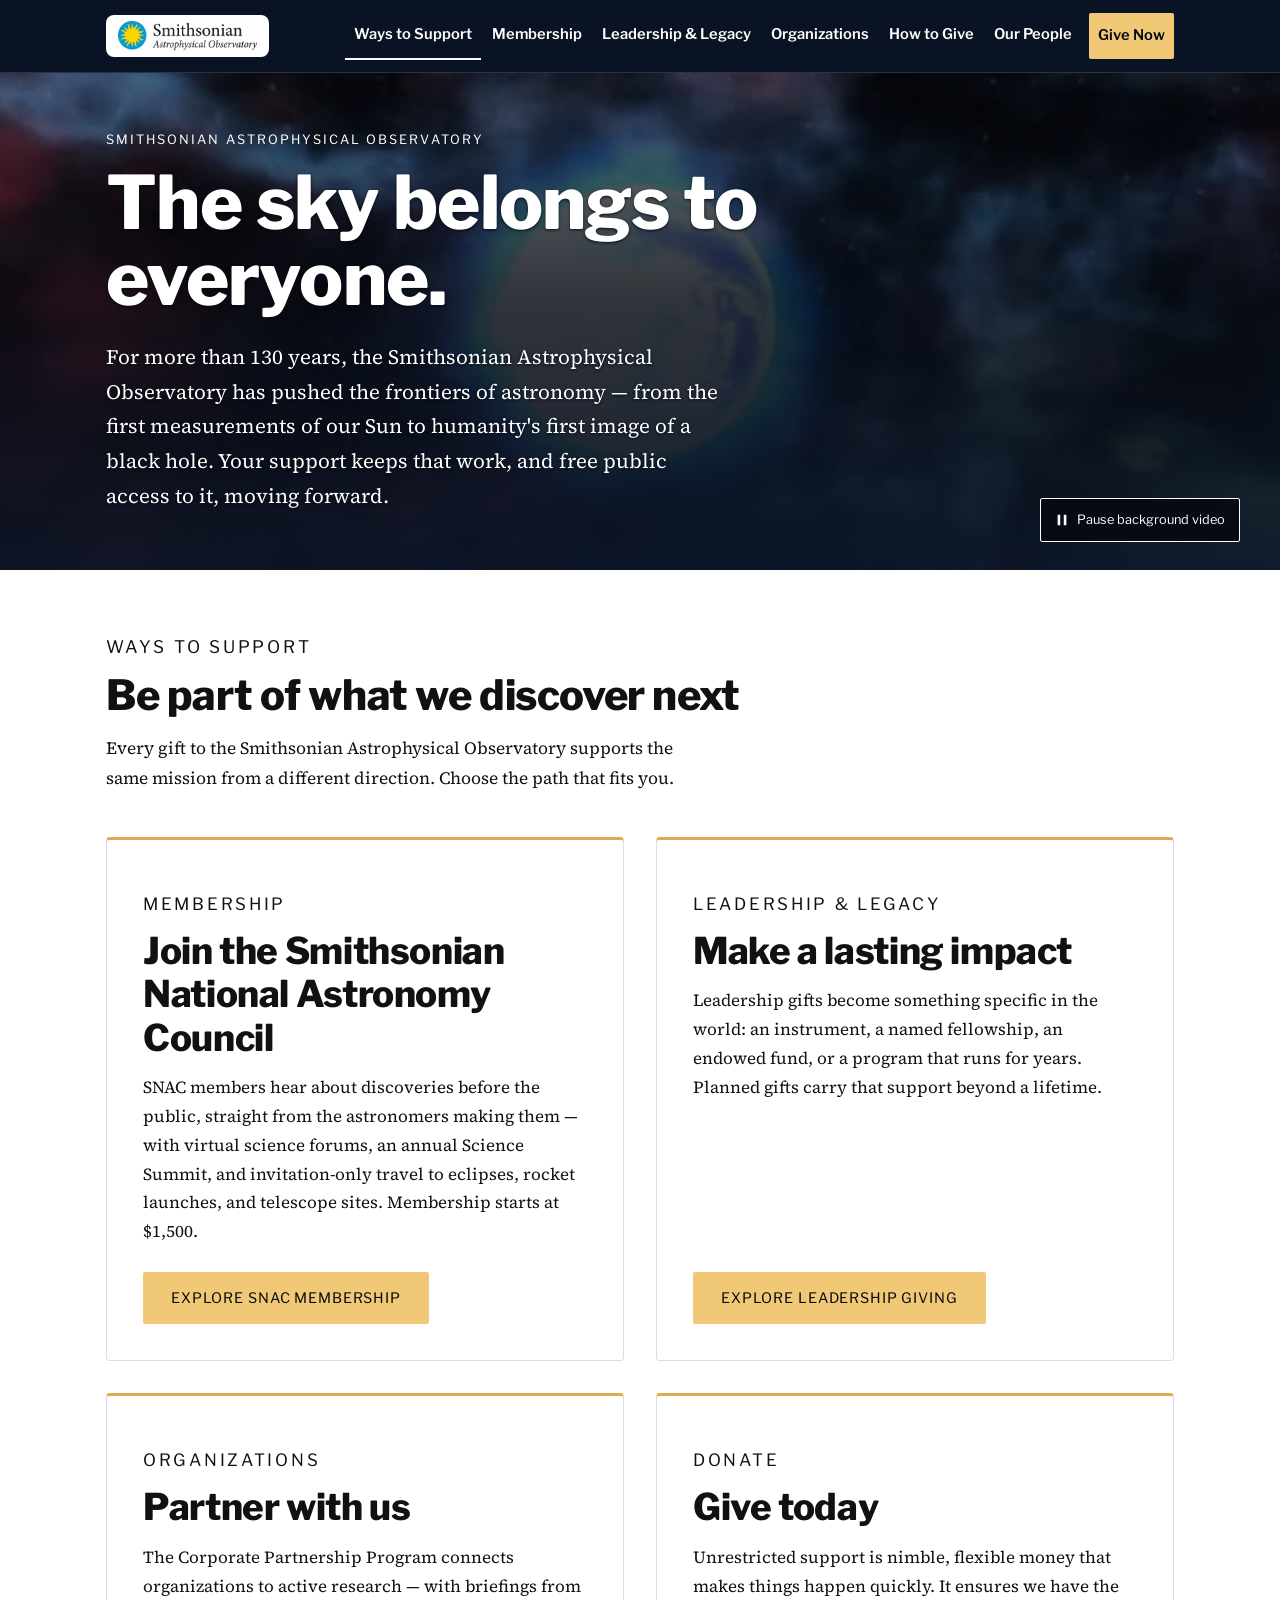
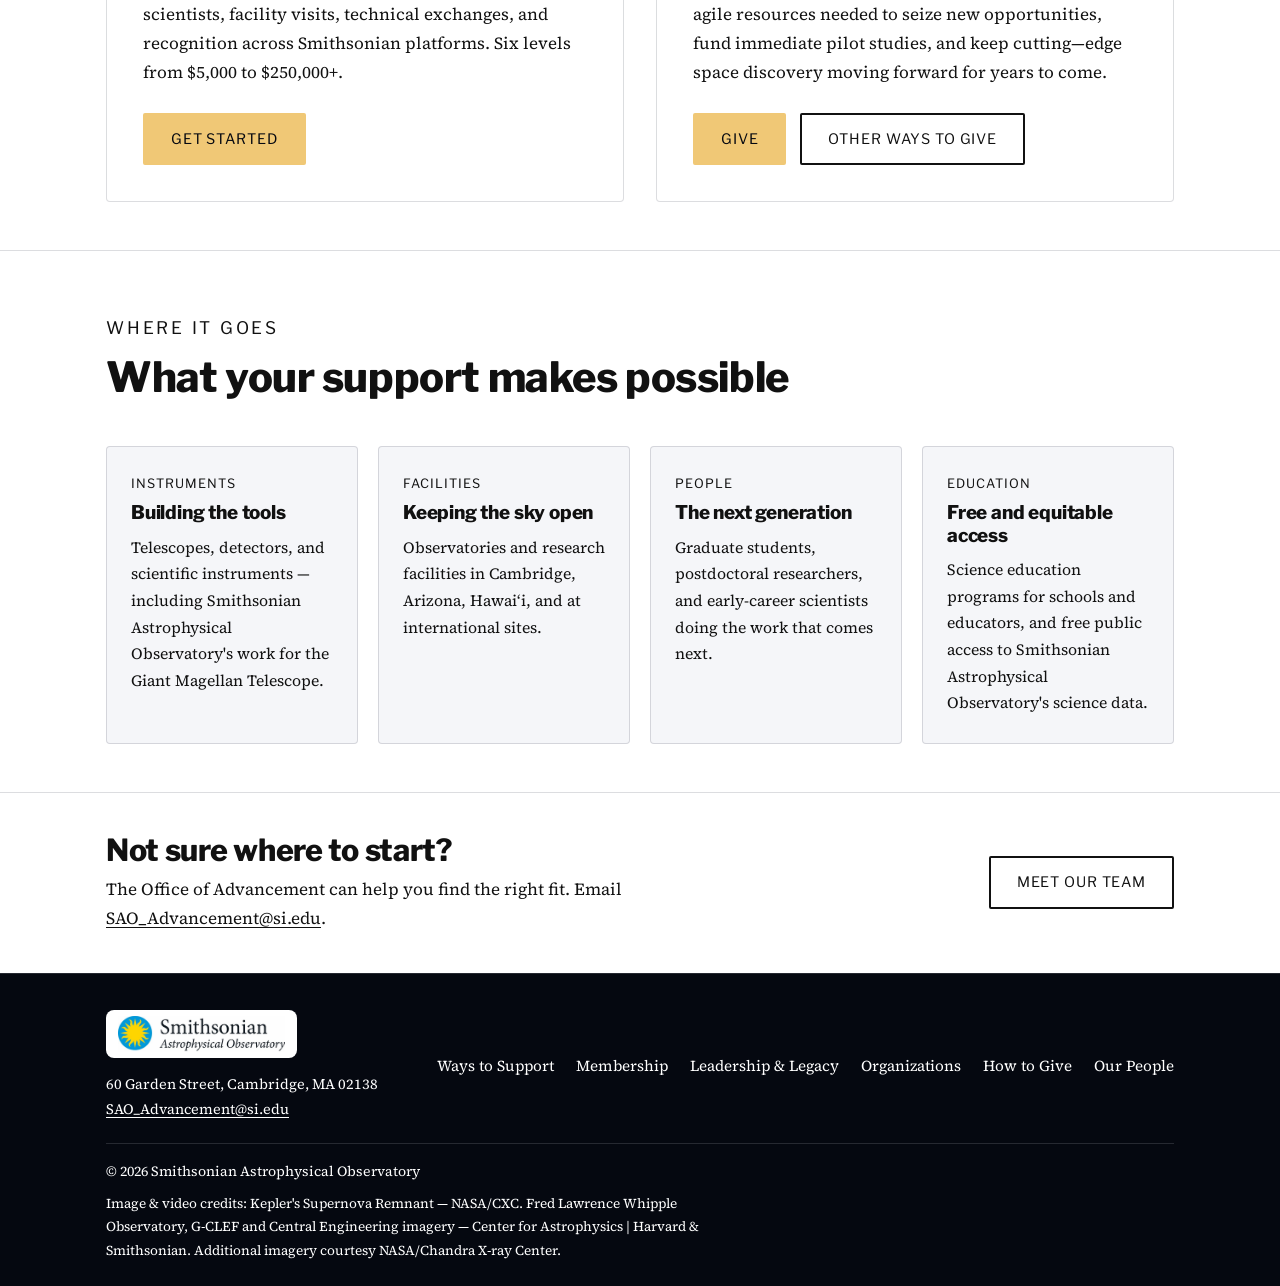
<file: ways-to-support.html>
<!DOCTYPE html>
<html lang="en">
<head>
<meta charset="UTF-8">
<meta name="viewport" content="width=device-width, initial-scale=1">
<title>Ways to Support — Smithsonian Astrophysical Observatory</title>
<meta http-equiv="refresh" content="0; url=index.html">
<link rel="canonical" href="index.html">
<link rel="icon" href="assets/favicon.svg" type="image/svg+xml">
<link rel="stylesheet" href="assets/css/site.css">
</head>
<body>
<main id="main" class="section">
  <div class="wrap">
    <h1>Ways to Support has moved</h1>
    <p style="margin-top:16px;">This page is now the site's home page. <a href="index.html">Go to Ways to Support</a>.</p>
  </div>
</main>
</body>
</html>
</file>
<file: assets/css/site.css>
/* ============================================================
   SAO Advancement — shared stylesheet (v2, simplified layout)
   One source of truth for every page on the site.
   Accessibility target: WCAG 2.1 AA (ADA Title II / Section 508).
   All text colours below meet 4.5:1 on every background they use.
   ============================================================ */

/* ---------- Self-hosted fonts (SIL OFL 1.1 — see assets/fonts/LICENSE.txt) ---------- */
@font-face{font-family:'Libre Franklin'; src:url('../fonts/libre-franklin-latin-400-normal.woff2') format('woff2'); font-weight:400; font-style:normal; font-display:swap;}
@font-face{font-family:'Libre Franklin'; src:url('../fonts/libre-franklin-latin-600-normal.woff2') format('woff2'); font-weight:600; font-style:normal; font-display:swap;}
@font-face{font-family:'Libre Franklin'; src:url('../fonts/libre-franklin-latin-700-normal.woff2') format('woff2'); font-weight:700; font-style:normal; font-display:swap;}
@font-face{font-family:'Libre Franklin'; src:url('../fonts/libre-franklin-latin-800-normal.woff2') format('woff2'); font-weight:800; font-style:normal; font-display:swap;}
@font-face{font-family:'Source Serif 4'; src:url('../fonts/source-serif-4-latin-400-normal.woff2') format('woff2'); font-weight:400; font-style:normal; font-display:swap;}
@font-face{font-family:'Source Serif 4'; src:url('../fonts/source-serif-4-latin-400-italic.woff2') format('woff2'); font-weight:400; font-style:italic; font-display:swap;}
@font-face{font-family:'Source Serif 4'; src:url('../fonts/source-serif-4-latin-600-normal.woff2') format('woff2'); font-weight:600; font-style:normal; font-display:swap;}
@font-face{font-family:'Source Serif 4'; src:url('../fonts/source-serif-4-latin-600-italic.woff2') format('woff2'); font-weight:600; font-style:italic; font-display:swap;}

:root{
  --bg-void:#050810;
  --bg-navy:#0b1424;
  --bg-navy-2:#111d33;
  --ink:#eef1f7;          /* 15.9:1 on navy */
  --ink-dim:#a9b5cb;      /*  8.9:1 on navy */
  --ink-faint:#8d9ab2;    /*  6.5:1 on navy — was #66748d (3.9:1, failed AA) */
  --gold:#dcab52;         /*  8.8:1 on navy */
  --gold-bright:#f0c876;  /* 11.6:1 on navy */
  --gold-dim:#7a622f;     /* decorative only — never used for text or control borders */
  --line:rgba(238,241,247,0.14);
  --display:'Libre Franklin', -apple-system, BlinkMacSystemFont, 'Segoe UI', Arial, sans-serif;
  --body:'Source Serif 4', Georgia, 'Times New Roman', serif;
  --mono:var(--display);
  --radius:4px;
}

*{box-sizing:border-box; margin:0; padding:0;}
html{-webkit-text-size-adjust:100%;}
@media (prefers-reduced-motion: no-preference){ html{scroll-behavior:smooth;} }
body{background:var(--bg-navy); color:var(--ink); font-family:var(--body); font-size:1.0625rem; line-height:1.7; overflow-x:hidden;}
img,video{max-width:100%; height:auto; display:block;}
h1,h2,h3,h4{font-family:var(--display); font-weight:800; letter-spacing:-0.01em; color:var(--ink); line-height:1.18;}
p{max-width:68ch;}

/* Links are underlined in body copy so they are not distinguished by colour alone (WCAG 1.4.1) */
a{color:var(--gold-bright); text-decoration:underline; text-underline-offset:3px; text-decoration-thickness:1px;}
a:hover{color:#fff;}
:focus-visible{outline:3px solid var(--gold-bright); outline-offset:3px; border-radius:2px;}

.sr-only{position:absolute !important; width:1px; height:1px; padding:0; margin:-1px; overflow:hidden; clip:rect(0,0,0,0); white-space:nowrap; border:0;}
.wrap{max-width:1180px; margin:0 auto; padding:0 clamp(16px,5vw,56px);}
.eyebrow{font-family:var(--mono); font-size:0.8rem; letter-spacing:0.16em; text-transform:uppercase; color:var(--gold); font-weight:500;}

/* ---------- Skip link ---------- */
.skip-link{position:absolute; left:12px; top:-100px; z-index:200; background:var(--gold-bright); color:var(--bg-void); font-family:var(--mono); font-size:0.85rem; font-weight:500; padding:12px 20px; text-decoration:none;}
.skip-link:focus{top:12px; color:var(--bg-void);}

/* ---------- Utility bar (Smithsonian) ---------- */
.utility{background:var(--bg-void); border-bottom:1px solid var(--line); font-family:var(--mono); font-size:0.8rem;}
.utility .wrap{display:flex; justify-content:space-between; align-items:center; gap:12px; min-height:40px; flex-wrap:wrap;}
.utility a{color:var(--ink-dim); text-decoration:none; padding:8px 0; display:inline-block;}
.utility a:hover{color:var(--gold-bright); text-decoration:underline;}
.utility ul{list-style:none; display:flex; gap:20px; flex-wrap:wrap;}

/* ---------- Site header ---------- */
.site-header{position:sticky; top:0; z-index:100; background:rgba(11,20,36,0.97); border-bottom:1px solid var(--line);}
.site-header .wrap{display:flex; align-items:center; justify-content:space-between; gap:20px; min-height:72px;}
.brand{display:inline-flex; align-items:center; background:#fff; border-radius:8px; padding:6px 12px; text-decoration:none;}
.brand img{height:30px; width:auto;}
.primary-nav ul{list-style:none; display:flex; gap:clamp(4px,1.2vw,10px); align-items:center; flex-wrap:wrap;}
.primary-nav a{display:block; font-family:var(--display); font-weight:600; font-size:0.95rem; color:var(--ink); text-decoration:none; padding:10px 12px; border-bottom:2px solid transparent;}
.primary-nav a:hover{color:var(--gold-bright); border-bottom-color:var(--gold);}
.primary-nav a[aria-current="page"]{color:var(--gold-bright); border-bottom-color:var(--gold-bright);}
.primary-nav a.nav-give{background:var(--gold-bright); color:var(--bg-void); border-radius:2px; margin-left:6px; border-bottom:none;}
.primary-nav a.nav-give:hover{background:#fff; color:var(--bg-void);}
.menu-toggle{display:none; background:none; border:1px solid var(--gold); color:var(--ink); font-family:var(--mono); font-size:0.85rem; padding:10px 14px; border-radius:2px; cursor:pointer; min-height:44px;}
.menu-toggle .bars{display:inline-block; width:16px; height:2px; background:currentColor; position:relative; vertical-align:middle; margin-right:8px;}
.menu-toggle .bars::before,.menu-toggle .bars::after{content:""; position:absolute; left:0; width:16px; height:2px; background:currentColor;}
.menu-toggle .bars::before{top:-5px;} .menu-toggle .bars::after{top:5px;}

/* Collapsed nav only when JS is running, so the menu is never unreachable */
@media (max-width:1000px){
  .js .menu-toggle{display:inline-block;}
  .js .primary-nav{display:none; position:absolute; left:0; right:0; top:100%; background:var(--bg-navy); border-bottom:1px solid var(--line); padding:8px clamp(16px,5vw,56px) 20px;}
  .js .primary-nav.open{display:block;}
  .js .primary-nav ul{flex-direction:column; align-items:stretch; gap:0;}
  .js .primary-nav a{padding:14px 4px; border-bottom:1px solid var(--line);}
  .js .primary-nav a.nav-give{margin:14px 0 0; text-align:center;}
  .site-header .wrap{position:relative; flex-wrap:wrap;}
}

/* ---------- Home hero (video) ---------- */
.hero{position:relative; min-height:clamp(460px,78vh,760px); display:flex; align-items:flex-end; overflow:hidden; background:var(--bg-void) center/cover no-repeat;}
.hero video{position:absolute; inset:0; width:100%; height:100%; object-fit:cover;}
.hero::after{content:""; position:absolute; inset:0; background:linear-gradient(180deg, rgba(5,8,16,0.55) 0%, rgba(5,8,16,0.82) 45%, rgba(11,20,36,0.97) 100%);}
.hero .eyebrow{color:var(--gold-bright);}
.hero h1,.hero .lede,.banner h1,.banner .lede,.banner .breadcrumb{text-shadow:0 1px 3px rgba(5,8,16,0.9);}
.hero .wrap{position:relative; z-index:1; padding-top:80px; padding-bottom:clamp(48px,8vw,88px); width:100%;}
.hero h1{font-size:clamp(2.4rem,6.4vw,4.6rem); line-height:1.04; max-width:16ch; margin-top:14px;}
.hero h1 em{font-style:normal; color:var(--gold-bright);}
.hero .lede{font-size:clamp(1.08rem,1.6vw,1.3rem); color:var(--ink); max-width:56ch; margin-top:22px;}
.video-toggle{position:absolute; z-index:2; right:clamp(16px,4vw,40px); bottom:clamp(16px,3vw,28px); display:inline-flex; align-items:center; gap:8px; background:rgba(5,8,16,0.85); color:var(--ink); border:1px solid var(--ink-dim); border-radius:2px; padding:10px 14px; font-family:var(--mono); font-size:0.8rem; cursor:pointer; min-height:44px;}
.video-toggle:hover{border-color:var(--gold-bright); color:var(--gold-bright);}
.video-toggle svg{width:14px; height:14px; fill:currentColor;}

/* ---------- Sub-page banner ---------- */
.banner{position:relative; background:var(--bg-void) center/cover no-repeat;}
.banner::after{content:""; position:absolute; inset:0; background:linear-gradient(90deg, rgba(5,8,16,0.93) 0%, rgba(5,8,16,0.85) 55%, rgba(5,8,16,0.55) 100%);}
@media (max-width:820px){ .banner::after{background:rgba(5,8,16,0.88);} }
.banner .breadcrumb ol,.banner .breadcrumb a{color:var(--ink);}
.banner .wrap{position:relative; z-index:1; padding-top:clamp(48px,7vw,84px); padding-bottom:clamp(48px,7vw,84px);}
.banner h1{font-size:clamp(2rem,4.6vw,3.4rem); max-width:20ch; margin-top:12px;}
.banner .lede{color:var(--ink); max-width:60ch; margin-top:16px; font-size:clamp(1.02rem,1.4vw,1.18rem);}

.breadcrumb ol{list-style:none; display:flex; flex-wrap:wrap; gap:6px; font-family:var(--mono); font-size:0.8rem; color:var(--ink-dim);}
.breadcrumb li+li::before{content:"/"; margin-right:6px; color:var(--gold);}
.breadcrumb a{color:var(--ink-dim);}
.breadcrumb a:hover{color:var(--gold-bright);}

/* ---------- Generic sections ---------- */
.section{padding:clamp(56px,8vw,96px) 0;}
.section.alt{background:var(--bg-void);}
.section.tight{padding-top:clamp(32px,5vw,56px);}
.section-head{max-width:760px; margin-bottom:clamp(28px,4vw,44px);}
.section-head h2{font-size:clamp(1.75rem,3.4vw,2.6rem); margin-top:10px;}
.section-head p{color:var(--ink-dim); margin-top:14px; font-size:1.08rem;}
.prose p{color:var(--ink-dim); margin-bottom:16px;}
.prose p strong{color:var(--ink);}
h3.sub{font-size:1.25rem; margin:36px 0 10px;}

/* ---------- Feature blocks (Hirshhorn-style alternating rows) ---------- */
.features{display:flex; flex-direction:column; gap:clamp(48px,7vw,88px);}
.feature{display:grid; grid-template-columns:1fr 1fr; gap:clamp(24px,5vw,64px); align-items:center;}
.feature:nth-child(even) .feature-media{order:2;}
.feature-media{aspect-ratio:4/3; overflow:hidden; border-radius:var(--radius); background:var(--bg-void); border:1px solid var(--line);}
.feature-media img{width:100%; height:100%; object-fit:cover;}
.feature-body h2{font-size:clamp(1.6rem,3vw,2.3rem); margin-top:10px;}
.feature-body p{color:var(--ink-dim); margin-top:14px; font-size:1.06rem;}
.feature-body .actions{margin-top:26px; display:flex; gap:14px; flex-wrap:wrap;}
@media (max-width:820px){
  .feature{grid-template-columns:1fr;}
  .feature:nth-child(even) .feature-media{order:0;}
}

/* ---------- Spotlight (secondary feature with video) ---------- */
.spotlight{display:grid; grid-template-columns:1.35fr 1fr; gap:clamp(24px,4vw,56px); align-items:start;}
.spotlight video{width:100%; border-radius:var(--radius); border:1px solid var(--line); background:#000;}
.spotlight h2{font-size:clamp(1.6rem,3vw,2.3rem); margin-top:10px;}
.spotlight p{color:var(--ink-dim); margin-top:14px;}
details.transcript{margin-top:14px; border:1px solid var(--line); border-radius:var(--radius); background:var(--bg-navy-2);}
details.transcript summary{cursor:pointer; padding:12px 16px; font-family:var(--mono); font-size:0.85rem; color:var(--ink); min-height:44px; display:flex; align-items:center;}
details.transcript summary:hover{color:var(--gold-bright);}
details.transcript div{padding:0 16px 16px; color:var(--ink-dim); font-size:0.95rem;}
@media (max-width:820px){ .spotlight{grid-template-columns:1fr;} }

/* ---------- Card grid ---------- */
.cards{list-style:none; display:grid; grid-template-columns:repeat(auto-fill, minmax(min(100%,250px),1fr)); gap:20px;}
.card{background:var(--bg-navy-2); border:1px solid var(--line); border-radius:var(--radius); padding:26px 24px; display:flex; flex-direction:column;}
.section.alt .card{background:var(--bg-navy);}
.card .label{font-family:var(--mono); font-size:0.8rem; letter-spacing:0.08em; text-transform:uppercase; color:var(--gold);}
.card h3{font-size:1.18rem; margin-top:8px;}
.card p{color:var(--ink-dim); font-size:0.98rem; margin-top:10px;}
.card .more{margin-top:auto; padding-top:18px; font-family:var(--mono); font-size:0.85rem;}
a.card{text-decoration:none; color:inherit; height:100%;}
a.card:hover{border-color:var(--gold-bright);}
a.card:hover h3{color:var(--gold-bright);}

/* ---------- Jump links (on-page navigation) ---------- */
.jump{border-top:1px solid var(--line); border-bottom:1px solid var(--line); background:var(--bg-navy-2);}
.jump .wrap{display:flex; flex-wrap:wrap; align-items:center;}
.jump ul{list-style:none; display:flex; flex-wrap:wrap; gap:4px 8px; padding:10px 0;}
.jump a{display:inline-block; padding:10px 12px; font-family:var(--mono); font-size:0.85rem; color:var(--ink); text-decoration:none; border-radius:2px;}
.jump a:hover{background:var(--bg-navy); color:var(--gold-bright); text-decoration:underline;}
.jump .jump-label{font-family:var(--mono); font-size:0.8rem; color:var(--ink-faint); padding:10px 12px 10px 0; text-transform:uppercase; letter-spacing:0.1em;}

/* ---------- Tiers / levels ---------- */
.tiers{list-style:none; display:grid; grid-template-columns:repeat(auto-fit, minmax(min(100%,260px),1fr)); gap:20px; margin-top:24px;}
.tier{background:var(--bg-navy-2); border:1px solid var(--line); border-top:3px solid var(--gold); border-radius:var(--radius); padding:28px 24px; display:flex; flex-direction:column;}
.section.alt .tier{background:var(--bg-navy);}
.tier h3,.tier h4{font-size:1.25rem;}
.tier .price{font-family:var(--mono); color:var(--gold-bright); font-size:1.05rem; margin:6px 0 16px;}
.tier .includes{font-family:var(--mono); font-size:0.8rem; text-transform:uppercase; letter-spacing:0.06em; color:var(--ink-faint); margin-bottom:10px;}
.tier ul{list-style:none; display:flex; flex-direction:column; gap:10px;}
.tier li{color:var(--ink-dim); font-size:0.97rem; padding-left:20px; position:relative;}
.tier li::before{content:""; position:absolute; left:2px; top:0.62em; width:7px; height:7px; background:var(--gold); transform:rotate(45deg);}
.tier li strong{color:var(--ink);}
.band{margin-top:44px;}
.band:first-of-type{margin-top:0;}
.band h3{font-size:1.2rem;}
.band .range{font-family:var(--mono); font-size:0.9rem; color:var(--gold); margin-top:4px; display:block;}

/* ---------- People ---------- */
.people{list-style:none; display:grid; grid-template-columns:repeat(auto-fill, minmax(min(100%,210px),1fr)); gap:20px;}
.person{background:var(--bg-navy-2); border:1px solid var(--line); border-radius:var(--radius); padding:22px 20px;}
.section.alt .person{background:var(--bg-navy);}
.portrait{width:72px; height:72px; border-radius:50%; overflow:hidden; background:var(--bg-void); border:1px solid var(--line); margin-bottom:14px; display:flex; align-items:center; justify-content:center; font-family:var(--display); font-weight:700; color:var(--gold-bright); font-size:1.15rem;}
.portrait img{width:100%; height:100%; object-fit:cover;}
.person h3{font-size:1.02rem;}
.person .role{font-family:var(--mono); font-size:0.8rem; color:var(--gold); margin-top:4px; line-height:1.5;}
.person .loc{font-size:0.92rem; color:var(--ink-dim); margin-top:2px;}
.person p{font-size:0.95rem; color:var(--ink-dim); margin-top:10px;}
.people.board .portrait{width:56px; height:56px; font-size:1rem;}

/* ---------- Steps ---------- */
ol.steps{list-style:none; counter-reset:step; max-width:70ch; margin-top:16px;}
ol.steps li{counter-increment:step; position:relative; padding-left:52px; margin-bottom:22px; color:var(--ink-dim);}
ol.steps li::before{content:counter(step); position:absolute; left:0; top:0; width:34px; height:34px; border:1px solid var(--gold); border-radius:50%; display:flex; align-items:center; justify-content:center; font-family:var(--mono); font-size:0.9rem; color:var(--gold-bright);}
ol.steps .step-title{display:block; color:var(--ink); font-family:var(--display); font-weight:700; margin-bottom:2px;}

/* ---------- Key/value data list ---------- */
.datalist{border-top:1px solid var(--line); margin-top:18px; max-width:900px;}
.datalist .row{display:grid; grid-template-columns:minmax(150px,240px) 1fr; gap:6px 28px; padding:14px 0; border-bottom:1px solid var(--line);}
.datalist dt{font-family:var(--mono); font-size:0.82rem; letter-spacing:0.06em; text-transform:uppercase; color:var(--ink-faint);}
.datalist dd{color:var(--ink-dim); overflow-wrap:anywhere;}
@media (max-width:620px){ .datalist .row{grid-template-columns:1fr; gap:2px;} }
.val{font-family:var(--mono); color:var(--ink); letter-spacing:0.02em; overflow-wrap:anywhere;}
.note{display:block; margin-top:6px; font-size:0.92rem; color:var(--ink-faint); max-width:60ch;}
.warn{display:block; margin-top:6px; font-size:0.92rem; color:var(--gold-bright); max-width:60ch;}
.warn::before{content:"Important: "; font-weight:600;}

/* Placeholder marker — internal draft content still awaiting confirmation */
.tbd{font-family:var(--mono); font-size:0.85rem; color:var(--gold-bright); background:rgba(122,98,47,0.28); border:1px dashed var(--gold); border-radius:2px; padding:1px 6px;}
.callout{border-left:4px solid var(--gold); background:var(--bg-navy-2); padding:18px 22px; margin:24px 0; max-width:72ch; border-radius:0 var(--radius) var(--radius) 0;}
.section.alt .callout{background:var(--bg-navy);}
.callout .callout-title{display:block; font-family:var(--mono); font-size:0.82rem; letter-spacing:0.1em; text-transform:uppercase; color:var(--gold-bright); margin-bottom:6px;}
.callout p{color:var(--ink-dim); margin:0; max-width:none;}
.callout p strong{color:var(--ink);}

/* ---------- Method block ---------- */
.method{padding-top:clamp(40px,6vw,64px); margin-top:clamp(40px,6vw,64px); border-top:1px solid var(--line); scroll-margin-top:90px;}
.method:first-of-type{border-top:none; margin-top:0; padding-top:0;}
.method h2{font-size:clamp(1.5rem,2.8vw,2.1rem); margin-top:6px;}
.method > p.intro{color:var(--ink-dim); margin-top:12px; font-size:1.06rem;}
[id]{scroll-margin-top:96px;}

/* ---------- Contact ---------- */
.contact{background:var(--bg-navy-2); border:1px solid var(--line); border-radius:var(--radius); padding:26px 24px;}
.section.alt .contact{background:var(--bg-navy);}
.contact h3{font-size:1.15rem;}
.contact .role{font-family:var(--mono); font-size:0.82rem; color:var(--gold); margin:4px 0 12px;}
.contact p{color:var(--ink-dim); font-size:0.98rem;}
.contacts{list-style:none; display:grid; grid-template-columns:repeat(auto-fit, minmax(min(100%,300px),1fr)); gap:20px; margin-top:24px;}

/* ---------- Image figure ---------- */
.figure{margin:36px 0;}
.figure img{width:100%; border-radius:var(--radius); border:1px solid var(--line);}
.figure figcaption{font-size:0.92rem; color:var(--ink-faint); margin-top:10px;}

/* ---------- Two-column text + image ---------- */
.split{display:grid; grid-template-columns:1.4fr 1fr; gap:clamp(24px,4vw,56px); align-items:start;}
.split img{border-radius:var(--radius); border:1px solid var(--line); width:100%;}
.split figcaption{font-size:0.9rem; color:var(--ink-faint); margin-top:8px;}
@media (max-width:820px){ .split{grid-template-columns:1fr;} }

/* ---------- Quote ---------- */
blockquote.pull{font-style:italic; font-size:clamp(1.3rem,2.4vw,1.75rem); color:var(--gold-bright); max-width:34ch; line-height:1.4; border-left:3px solid var(--gold); padding-left:22px;}
blockquote.pull footer, blockquote.pull cite{display:block; font-family:var(--mono); font-style:normal; font-size:0.82rem; color:var(--ink-dim); margin-top:10px; background:none; padding:0;}

/* ---------- Buttons (min 44×44 target size) ---------- */
.btn{display:inline-flex; align-items:center; justify-content:center; min-height:48px; padding:12px 26px; font-family:var(--mono); font-size:0.9rem; font-weight:500; letter-spacing:0.06em; text-transform:uppercase; text-decoration:none; border-radius:2px; border:2px solid var(--gold-bright); transition:background-color .2s ease, color .2s ease;}
.btn-gold{background:var(--gold-bright); color:var(--bg-void);}
.btn-gold:hover{background:#fff; border-color:#fff; color:var(--bg-void);}
.btn-ghost{background:transparent; color:var(--gold-bright);}
.btn-ghost:hover{background:rgba(240,200,118,0.14); color:#fff;}
.actions{display:flex; gap:14px; flex-wrap:wrap; margin-top:28px; align-items:center;}

/* ---------- CTA band ---------- */
.cta-band{background:var(--bg-navy-2); border-top:1px solid var(--line); border-bottom:1px solid var(--line);}
.cta-band .wrap{display:flex; justify-content:space-between; align-items:center; gap:24px; flex-wrap:wrap; padding-top:40px; padding-bottom:40px;}
.cta-band h2{font-size:clamp(1.4rem,2.6vw,1.9rem);}
.cta-band p{color:var(--ink-dim); margin-top:6px;}

/* ---------- Footer ---------- */
.site-footer{background:var(--bg-void); padding:64px 0 36px; border-top:1px solid var(--line);}
.foot-top{display:grid; grid-template-columns:1.2fr 2fr; gap:40px; padding-bottom:40px; border-bottom:1px solid var(--line);}
.foot-brand .brand img{height:36px;}
.foot-tag{font-style:italic; font-weight:600; font-size:1.3rem; color:var(--gold-bright); margin-top:16px; max-width:20ch;}
.foot-brand address{font-style:normal; color:var(--ink-dim); margin-top:14px; font-size:0.95rem;}
.foot-cols{display:grid; grid-template-columns:repeat(auto-fit, minmax(min(100%,160px),1fr)); gap:28px;}
.foot-cols a,.foot-brand address a{overflow-wrap:anywhere;}
.foot-cols h2{font-family:var(--mono); font-weight:500; font-size:0.8rem; letter-spacing:0.12em; text-transform:uppercase; color:var(--ink-faint); margin-bottom:10px;}
.foot-cols ul{list-style:none; display:flex; flex-direction:column; gap:2px;}
.foot-cols a{color:var(--ink-dim); text-decoration:none; font-size:0.95rem; display:inline-block; padding:5px 0;}
.foot-cols a:hover{color:var(--gold-bright); text-decoration:underline;}
.foot-bottom{padding-top:24px; display:flex; justify-content:space-between; gap:12px; flex-wrap:wrap; font-size:0.88rem; color:var(--ink-faint);}
.foot-bottom a{color:var(--ink-dim);}
.credits{font-size:0.85rem; color:var(--ink-faint); margin-top:18px; max-width:90ch;}
@media (max-width:820px){ .foot-top{grid-template-columns:1fr;} }

/* ---------- Light page body (white main content; header, banners and footer stay dark) ---------- */
main.light-main{background:#fff;}
.light{
  --ink:#0b1424; --ink-dim:#3d4a60; --ink-faint:#5a667c;
  --gold:#8a6514; --gold-bright:#8a6514;
  --line:rgba(11,20,36,0.14); --bg-navy:#f5f6f9; --bg-navy-2:#f5f6f9; --bg-void:#fff;
  background:#fff; color:var(--ink);
}
.light a:hover{color:#0b1424;}
.light .btn-gold{background:#f0c876; border-color:#f0c876; color:#050810;}
.light .btn-gold:hover{background:#0b1424; border-color:#0b1424; color:#fff;}
.light .btn-ghost{color:#0b1424; border-color:#8a6514;}
.light .btn-ghost:hover{background:rgba(138,101,20,0.10); color:#0b1424;}
.light :focus-visible{outline-color:#8a6514;}
.light .tier{border-top-color:#dcab52;}
.light .tbd{background:rgba(220,171,82,0.16);}
.section.light + .section.light{border-top:1px solid var(--line);}
.jump.light{background:#f5f6f9;}
.jump.light a:hover{background:#fff;}
.cta-band.light{border-top:1px solid var(--line); border-bottom:none;}
/* Six-item main nav: tighter spacing so Give Now stays on one line */
@media (min-width:1001px){ .primary-nav ul{gap:2px;} .primary-nav a{padding:10px 9px; font-size:0.92rem;} .site-header .wrap{gap:12px;} }
@media (min-width:1001px) and (max-width:1180px){ .primary-nav a{padding:10px 6px; font-size:0.86rem;} .primary-nav a.nav-give{margin-left:2px;} }
/* Half the original space between sections, on every page */
.section{padding:clamp(28px,4vw,48px) 0;}
.section.tight{padding-top:clamp(16px,2.5vw,28px);}
/* Our People: Advancement photos +3% then +50% (from 72px), Advisory Board photos +5% then +50% (from 56px) */
.people:not(.board) .portrait{width:calc(72px * 1.03 * 1.5); height:calc(72px * 1.03 * 1.5); font-size:1.6rem;}
.people.board .portrait{width:calc(56px * 1.05 * 1.5); height:calc(56px * 1.05 * 1.5); font-size:1.4rem;}
/* How to Give: each method tile opens its instructions directly beneath its row (JS); without JS everything shows */
.js .method-tab{position:relative; padding-right:48px; cursor:pointer;}
.js .method-tab::after{content:""; position:absolute; right:22px; top:30px; width:9px; height:9px; border-right:2px solid #8a6514; border-bottom:2px solid #8a6514; transform:rotate(45deg); transition:transform .2s ease;}
.js .method-tab[aria-expanded="true"]{background:#fff; border-color:#dcab52; box-shadow:inset 0 0 0 1px #dcab52;}
.js .method-tab[aria-expanded="true"]::after{transform:rotate(-135deg); top:34px;}
.method-panels{margin-top:clamp(40px,6vw,64px);}
.js .method-panels{display:none;}
.method-host{grid-column:1 / -1; list-style:none;}
.method-host .method{margin:0; padding:clamp(24px,3vw,36px); border:1px solid var(--line); border-top:3px solid #dcab52; border-radius:var(--radius); background:#fff; animation:panelIn .25s ease;}
@keyframes panelIn{from{opacity:0; transform:translateY(-6px);} to{opacity:1; transform:none;}}
/* Collapsible "Before you give" bar */
details.drop{margin-top:20px; border:1px solid var(--line); border-radius:var(--radius); background:var(--bg-navy-2);}
details.drop[open]{background:#fff; border-color:#dcab52;}
details.drop summary{list-style:none; cursor:pointer; position:relative; padding:20px 56px 20px 24px; display:flex; flex-wrap:wrap; align-items:baseline; gap:6px 16px;}
details.drop summary::-webkit-details-marker{display:none;}
details.drop summary::after{content:""; position:absolute; right:24px; top:26px; width:9px; height:9px; border-right:2px solid #8a6514; border-bottom:2px solid #8a6514; transform:rotate(45deg); transition:transform .2s ease;}
details.drop[open] summary::after{transform:rotate(-135deg); top:30px;}
details.drop .label{font-family:var(--mono); font-size:0.8rem; letter-spacing:0.08em; text-transform:uppercase; color:var(--gold);}
details.drop .drop-title{font-family:var(--display); font-weight:700; font-size:1.1rem; color:var(--ink);}
details.drop .drop-body{padding:0 24px 24px;}
details.drop .drop-body .intro{color:var(--ink-dim);}
dl.facts{display:grid; grid-template-columns:repeat(auto-fit, minmax(min(100%,230px),1fr)); gap:14px 28px; margin-top:16px; padding-top:16px; border-top:1px solid var(--line);}
dl.facts dt{font-family:var(--mono); font-size:0.78rem; letter-spacing:0.06em; text-transform:uppercase; color:var(--ink-faint);}
dl.facts dd{color:var(--ink-dim); font-size:0.97rem; line-height:1.55; margin-top:2px;}
dl.facts .note{margin-top:2px; font-size:0.88rem;}
dl.facts .wide{grid-column:1 / -1; padding-top:12px; border-top:1px solid var(--line);}
/* Compact footer: brand + address on the left, page links spread across the right */
.site-footer{padding:36px 0 24px;}
.foot-top{display:flex; justify-content:space-between; align-items:center; flex-wrap:wrap; gap:20px 48px; padding-bottom:22px;}
.foot-brand address{margin-top:12px; font-size:0.9rem;}
.foot-nav ul{list-style:none; display:flex; flex-wrap:wrap; gap:4px 22px;}
.foot-nav a{display:inline-block; padding:6px 0; color:var(--ink-dim); text-decoration:none; font-size:0.95rem;}
.foot-nav a:hover{color:var(--gold-bright); text-decoration:underline;}
.foot-bottom{padding-top:16px;}
.site-footer .credits{margin-top:8px;}
/* Compact banners and hero: only as tall as their text */
.banner .wrap{padding-top:clamp(36px,5vw,56px); padding-bottom:clamp(36px,5vw,56px);}
.hero{min-height:0;}
.hero .wrap{padding-top:clamp(36px,5vw,56px); padding-bottom:clamp(36px,5vw,56px);}
@media (max-width:760px){ .hero .wrap{padding-bottom:88px;} }
/* Home: text-only 2x2 feature grid */
.features-grid{display:grid; grid-template-columns:repeat(2,minmax(0,1fr)); gap:clamp(20px,3vw,32px);}
.features-grid .feature{display:flex; flex-direction:column; background:#fff; border:1px solid var(--line); border-top:3px solid #dcab52; border-radius:var(--radius); padding:clamp(24px,3vw,36px);}
.features-grid .feature-body{display:flex; flex-direction:column; flex:1;}
.features-grid .feature-body h3{font-size:clamp(1.3rem,2.2vw,1.6rem); margin-top:10px;}
.features-grid .feature-body .actions{margin-top:auto; padding-top:26px;}
@media (max-width:760px){ .features-grid{grid-template-columns:1fr;} }

/* ---------- Simplified type: two fonts (Libre Franklin for headings and labels, Source Serif 4 for reading)
   and two text colors (white on dark backgrounds, black on light backgrounds) ---------- */
:root{--text:#fff; --ink:#fff; --ink-dim:#fff; --ink-faint:#fff;}
.light{--text:#111; --ink:#111; --ink-dim:#111; --ink-faint:#111;}
body,h1,h2,h3,h4,a,a:hover,.eyebrow,
.primary-nav a,.primary-nav a:hover,.primary-nav a[aria-current="page"],.menu-toggle,
.hero .eyebrow,.hero h1 em,.hero .lede,.video-toggle,.video-toggle:hover,
.breadcrumb ol,.breadcrumb a,.breadcrumb a:hover,.breadcrumb li+li::before,
.section-head p,.prose p,.feature-body p,.card .label,.card p,a.card:hover,a.card:hover h3,
.jump a,.jump a:hover,.jump .jump-label,
.tier .price,.tier .includes,.tier li,.band .range,
.portrait,.person .role,.person .loc,.person p,
ol.steps li,ol.steps li::before,ol.steps .step-title,
.datalist dt,.datalist dd,.val,.note,.warn,.tbd,.callout .callout-title,.callout p,.method > p.intro,
.contact .role,.contact p,.cta-band p,
.btn-ghost,.btn-ghost:hover,.light a:hover,.light .btn-ghost,.light .btn-ghost:hover,
details.drop .label,details.drop .drop-title,details.drop .drop-body .intro,dl.facts dt,dl.facts dd,
.foot-brand address,.foot-bottom,.credits,.foot-nav a,.foot-nav a:hover{color:var(--text);}
.light .btn-ghost{border-color:#111;}
.btn-ghost{border-color:#fff;}
.primary-nav a[aria-current="page"]{border-bottom-color:#fff;}
.primary-nav a:hover{border-bottom-color:#fff;}
a.card:hover{border-color:#111;}
.hero h1 em{font-style:normal;}
.tbd{background:transparent; border-color:currentColor;}

/* ---------- Motion & high-contrast preferences ---------- */
@media (prefers-reduced-motion: reduce){
  *,*::before,*::after{animation:none !important; transition:none !important;}
}
@media (forced-colors: active){
  .btn,.card,.tier,.person,.contact,.callout{border:1px solid CanvasText;}
  .tier li::before{background:CanvasText;}
}

/* ---------- Print ---------- */
@media print{
  .utility,.site-header,.jump,.video-toggle,.hero video,.cta-band,.site-footer .foot-cols{display:none !important;}
  body{background:#fff; color:#000;}
  *{color:#000 !important; background:transparent !important;}
  a{text-decoration:underline;}
}
</file>
